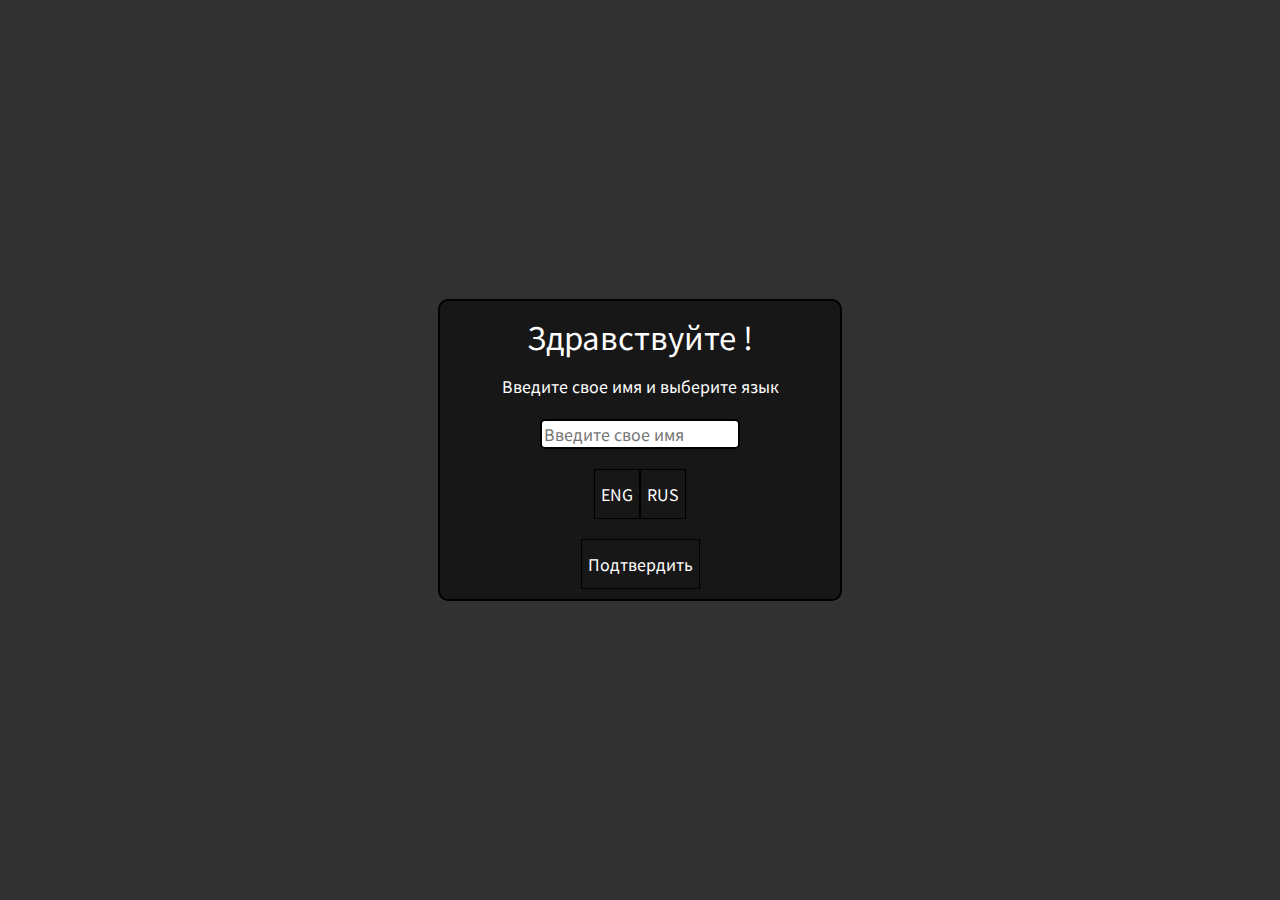
<file: index.html>
<!DOCTYPE html><html lang=en><head><meta charset=utf-8><meta http-equiv=X-UA-Compatible content="IE=edge"><meta name=viewport content="width=device-width,initial-scale=1"><link rel=icon href=/favicon.ico><title>newport</title><link href=/css/app.09ba6a69.css rel=preload as=style><link href=/js/app.d5440e74.js rel=preload as=script><link href=/js/chunk-vendors.3e1ea68f.js rel=preload as=script><link href=/css/app.09ba6a69.css rel=stylesheet></head><body><noscript><strong>We're sorry but newport doesn't work properly without JavaScript enabled. Please enable it to continue.</strong></noscript><div id=app></div><script src=/js/chunk-vendors.3e1ea68f.js></script><script src=/js/app.d5440e74.js></script></body></html>
</file>
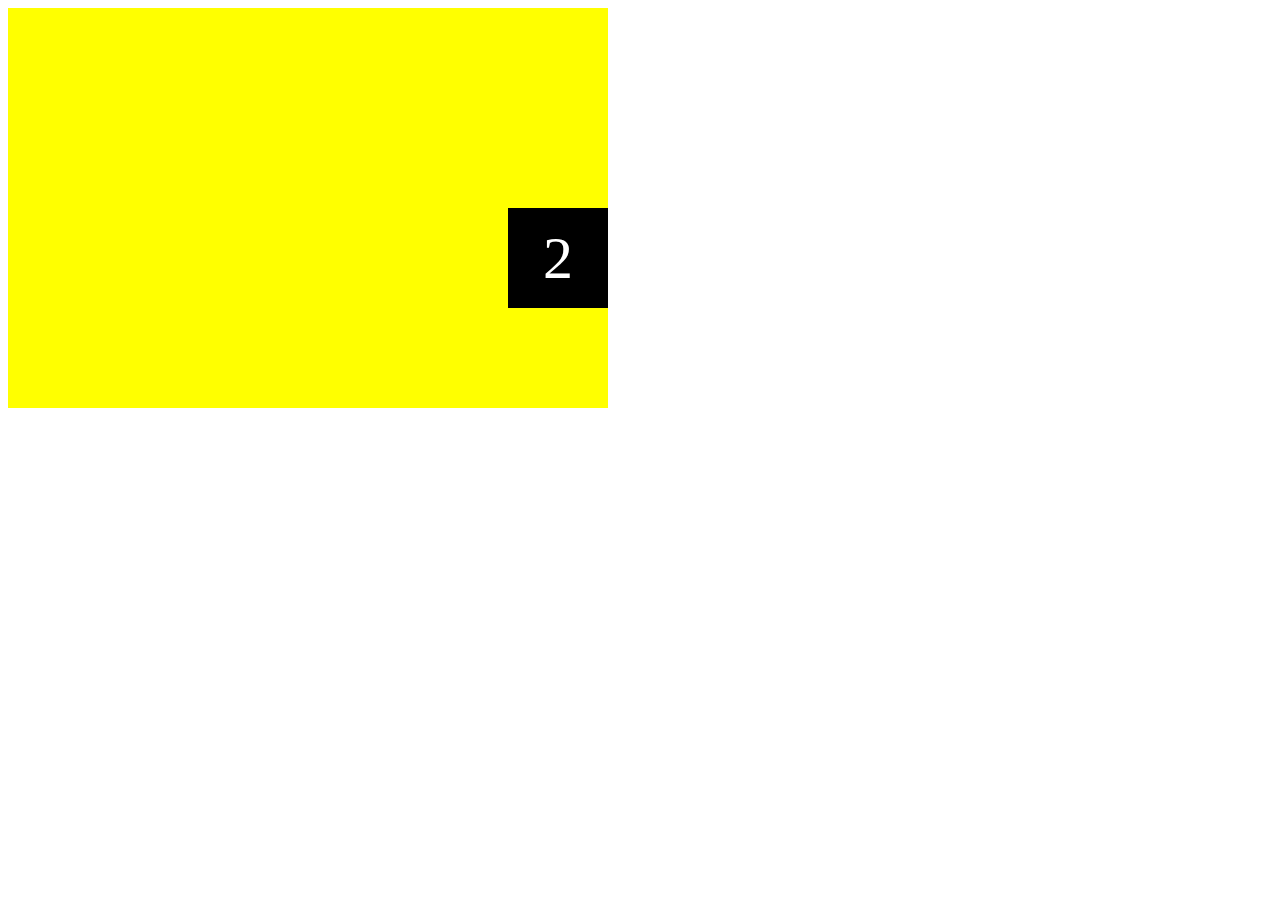
<file: Some_projects/2048Project/index.html>
<!DOCTYPE html>
<html>
 <head>
   <title>!DOCTYPE</title>
   <meta charset="utf-8">
   <link rel="stylesheet" href="./style.css">
 </head>
 <body>
  
 </body>
 <script src="./index.js"></script> 
</html>
</file>
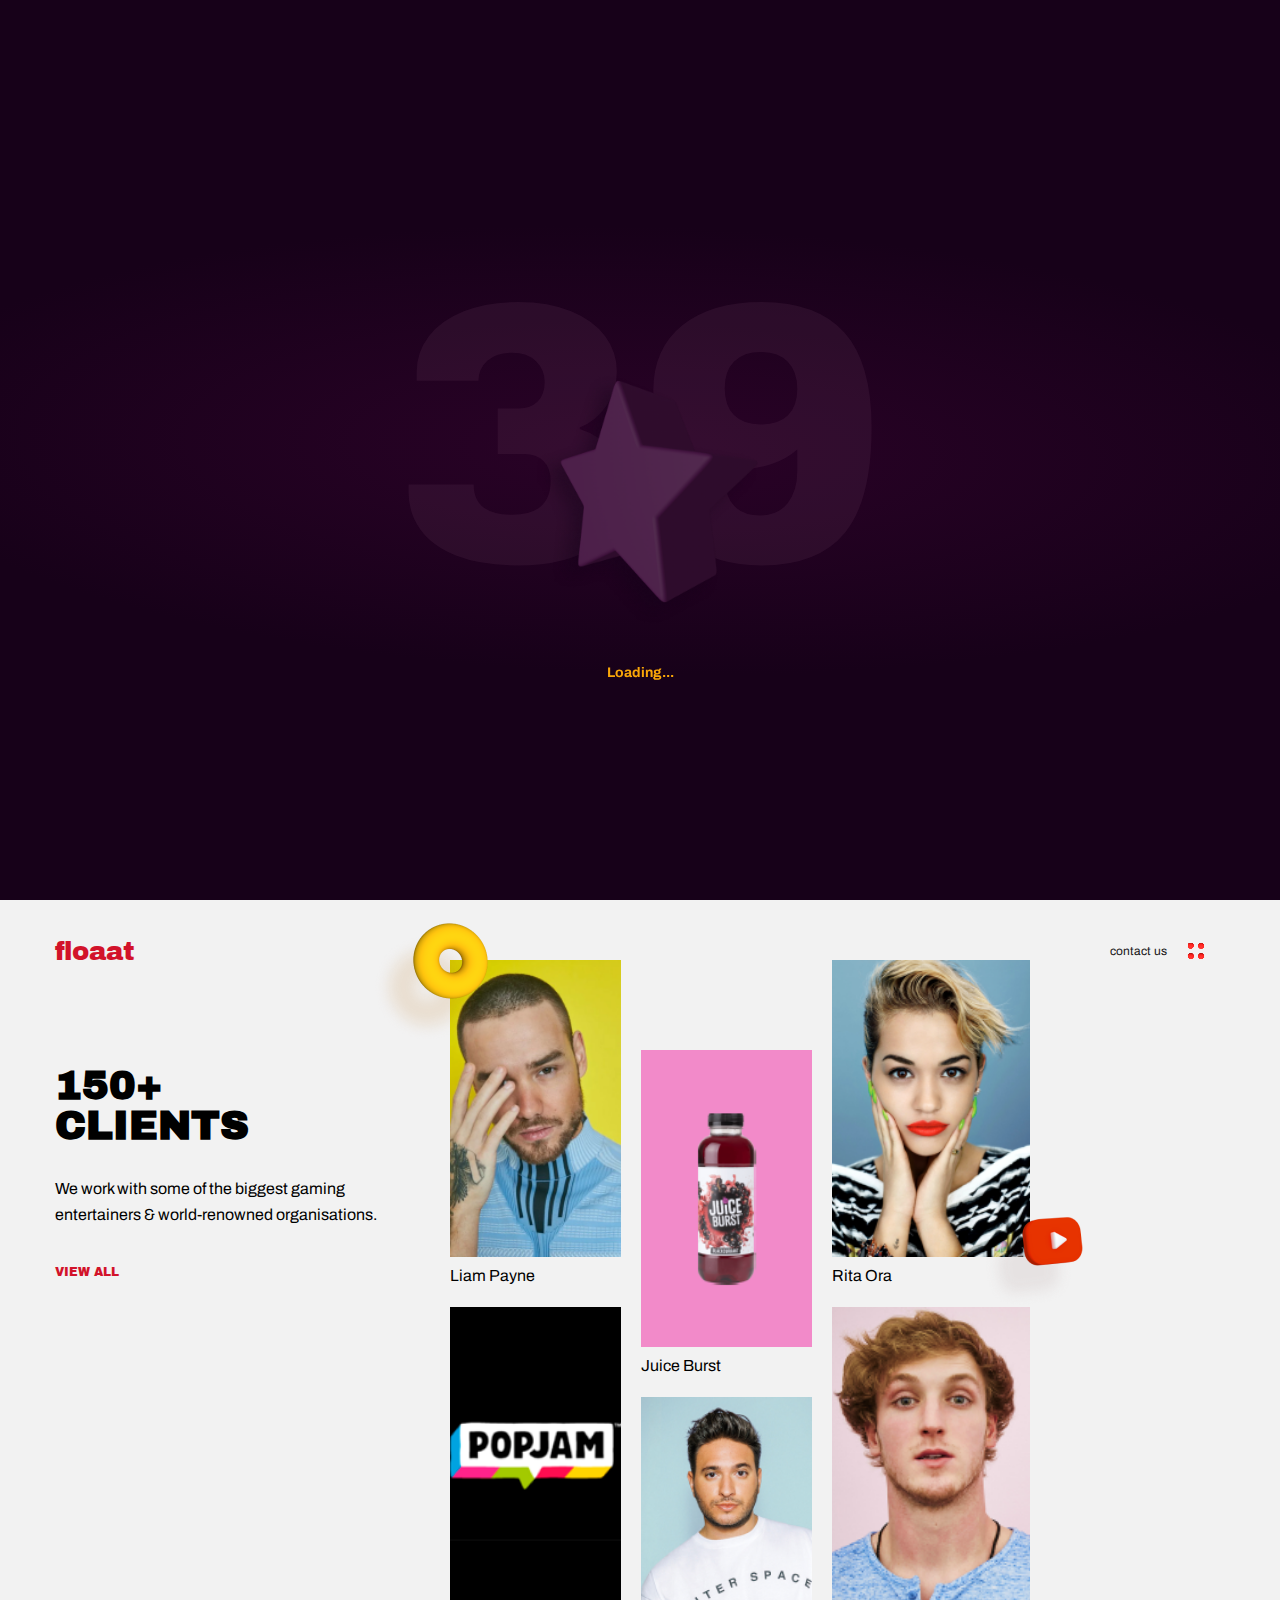
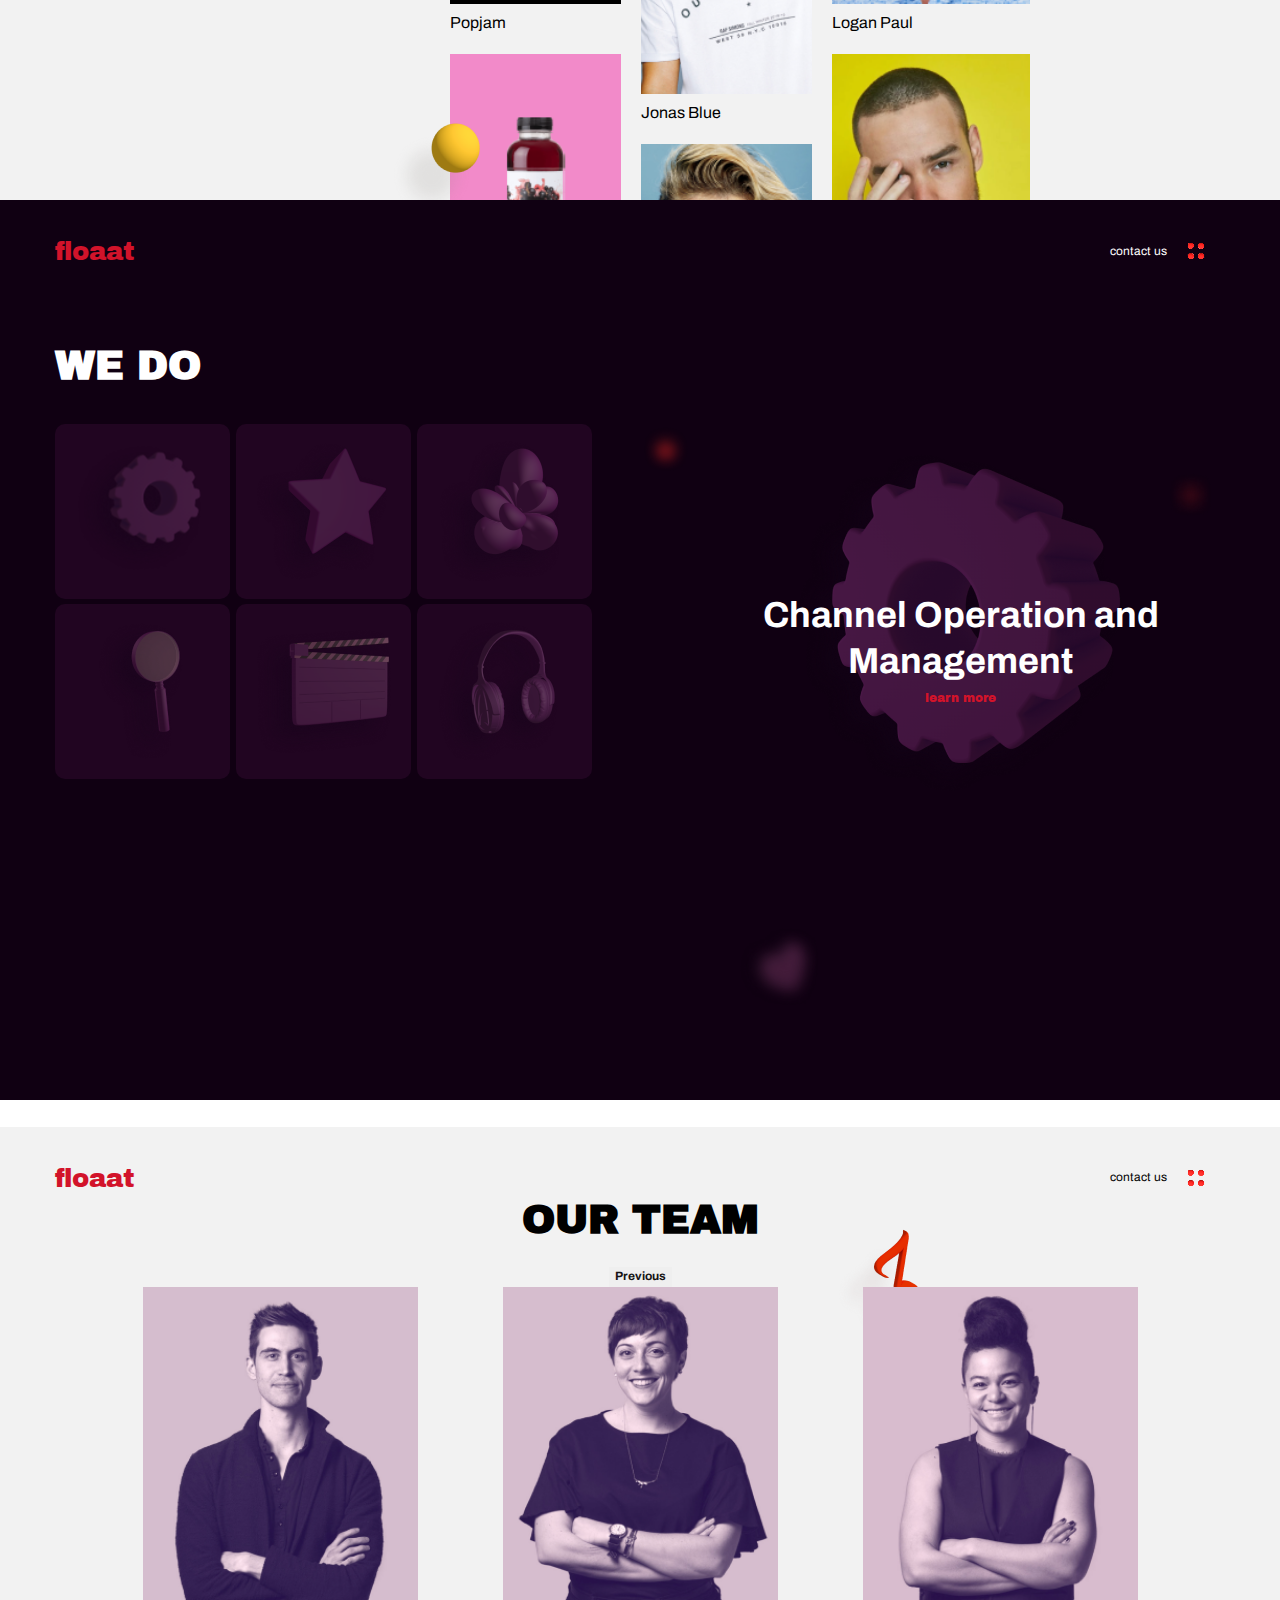
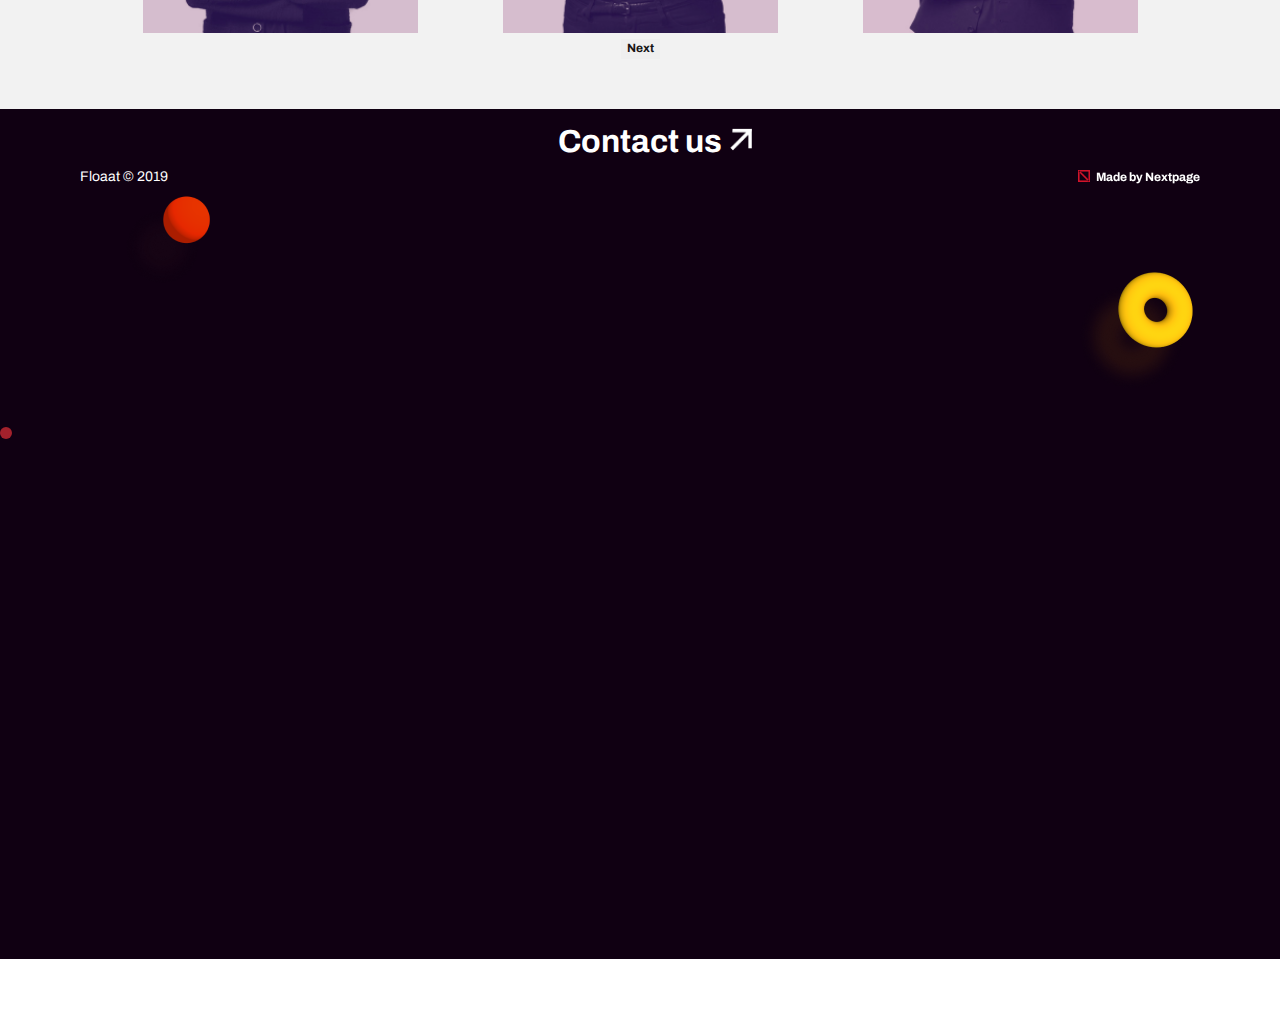
<file: Some_projects/Aimation/index.html>
<!DOCTYPE html>
<html lang="en">

<head>
    <meta charset="UTF-8">
    <meta name="viewport" content="width=device-width, initial-scale=1.0">
    <title>Animation project</title>
    <link rel="stylesheet" href="./css/style.min.css">
</head>

<body>

    <!-- section 1 -->

    <header class="header">
        <section class="section section__header">
            <article class="contactUs__wrapper">
                <a class="contactUs__wrapper-floaat" data-attr="hover" href="#">floaat</a>
                <div class="wrapper_contact">
                    <a class="contactUs__wrapper-contact archivo1312" data-attr="hover" href="#">contact us</a>
                    <a class="contactUs__wrapper-open" data-attr="hover" href="#"></a>
                </div>
            </article>
            <div class="header_wrapper">
                <p class="header__wrapper-practice archivo1312">PRACTICE BY SZE</p>
                <div class="header__wrapper-imgs">
                    <img class="header__wrapper-creative" src="images/header_creative.png">
                    <img class="header__wrapper-foryou" src="images/header_lettering.png">
                </div>
                <p class="header__wrapper-textAboveCounter archivo1514">our content has reached</p>
                <p class="header__wrapper-counter">1 000 000 021</p>
                <p class="header__wrapper-textUnderCounter archivo1514">VIEWERS</p>

                <img class="header_heart-img animated absolute" src="images/header_heart.png" alt="heart">
                <img class="header_note-img animated absolute" src="images/header_note.png" alt="note">
                <img class="header_torus-img animated absolute" src="images/header_torus.png" alt="torus">
                <img class="header_torus2-img animated absolute" src="images/header_torus2.png" alt="torus2">
                <img class="header_youtube-img animated absolute" src="images/header_youtube.png" alt="youtube">
                <img class="preloader_camera-img animated absolute" src="images/preloader_camera.png" alt="camera">
                <img class="preloader_headphone-img animated absolute" src="images/preloader_headphone.png" alt="headphone">
                <img class="header_claqueta-img animated absolute" src="images/header_claqueta.png" alt="claqueta">
                <img class="header_point-img animated absolute" src="images/header_point.png" alt="point">
                <img class="header_point2-img animated absolute" src="images/header_point2.png" alt="point2">
            </div>
        </section>
    </header>

    <!-- section 2 -->

    <section class="section section__clients">
        <article class="contactUs__wrapper">
            <a class="contactUs__wrapper-floaat" data-attr="hover" href="#">floaat</a>
            <div class="wrapper_contact">
                <a class="contactUs__wrapper-contact archivo1312" data-attr="hover" href="#">contact us</a>
                <a class="contactUs__wrapper-open" data-attr="hover" href="#"></a>
            </div>
        </article>
        <div class= "clients__wrapper">
            <div class="clinets__wrapper-textblock">
                <h2 class="clinets__wrapper-title">150+<br>
                    CLIENTS
                </h2>
                <p class="clinets__wrapper-text1">We work with some of the biggest gaming entertainers & world-renowned organisations.</p>
                <p class="clinets__wrapper-text2"><a href="#">VIEW ALL</a></p>
            </div>
            <div class="clients__inner">
                <div class="absolute__block">
                    <img class="clients__youtube absolute" src="images/clients__youtube.png" alt="clients__youtube">
                    <img class="clients__donut absolute" src="images/clients__donut.png" alt="clients__donut">
                    <img class="clients__ball absolute" src="images/clients__ball.png" alt="clients__ball">
                </div>
                <div class="clients__inner-column">
                    <div class="client">
                        <img class="client-img" src="images/clients__liam-payne.png" alt="">
                        <p class="client-text">Liam Payne</p>
                    </div>
                    <div class="client">
                        <img class="client-img" src="images/clients__popjam1.png" alt="">
                        <p class="client-text">Popjam</p>
                    </div>
                    <div class="client third-client">
                        <img class="client-img" src="images/clients__juice-burst1.png" alt="">
                        <p class="client-text">Juice Burst</p>
                    </div>
                </div>
                
                <div class="clients__inner-column mt200">
                    <div class="client">
                        <img class="client-img" src="images/clients__juice-burst1.png" alt="">
                        <p class="client-text">Juice Burst</p>
                    </div>
                    <div class="client">
                        <img class="client-img" src="images/clients__jonas-blue.png" alt="">
                        <p class="client-text">Jonas Blue</p>
                    </div>
                    <div class="client six-client">
                        <img class="client-img" src="images/clients__rita-ora.png" alt="">
                        <p class="client-text">Rita Ora</p>
                    </div>
                </div>
                
                <div class="clients__inner-column">
                    <div class="client">
                        <img class="client-img" src="images/clients__rita-ora.png" alt="">
                        <p class="client-text">Rita Ora</p>
                    </div>
                    <div class="client">
                        <img class="client-img" src="images/clients__logan-paul.png" alt="">
                        <p class="client-text">Logan Paul</p>
                    </div>
                    <div class="client">
                        <img class="client-img" src="images/clients__liam-payne.png" alt="">
                        <p class="client-text">Liam Payne</p>
                    </div>
                </div>

            </div>
        </div>
    </section>

    <!-- section 3 -->

    <section class="section section__wedo">
        <article class="contactUs__wrapper">
            <a class="contactUs__wrapper-floaat" data-attr="hover" href="#">floaat</a>
            <div class="wrapper_contact">
                <a class="contactUs__wrapper-contact archivo1312" data-attr="hover" href="#">contact us</a>
                <a class="contactUs__wrapper-open" data-attr="hover" href="#"></a>
            </div>
        </article>
        <div class= "wedo__wrapper">
            <h2 class="wedo_wrapper-wedotext">WE DO</h2>
            <div class="wedo__inner">
                <div class="wedo__buttons-list">
                    <button class="wedo__button --gear_small" data-wedo-text="Channel Operation and Management" data-wedo-image="wedo__gear-big.png" data-attr="hover"></button>
                    <button class="wedo__button --star-small" data-wedo-text="Creative Services for Infuencers"  data-wedo-image="wedo__star_big.png" data-attr="hover"></button>
                    <button class="wedo__button --graphik_small" data-wedo-text="Graphic Design & Photography" data-wedo-image="wedo__graphik_big.png" data-attr="hover"></button>
                    <button class="wedo__button --lupa_small" data-wedo-text="Lyric Videos & Animation" data-wedo-image="wedo__lupa_big.png" data-attr="hover"></button>
                    <button class="wedo__button --hlopushka_small" data-wedo-text="Business Development" data-wedo-image="wedo_hlopushka_big.png" data-attr="hover"></button>
                    <button class="wedo__button --headphone_small" data-wedo-text="Brand Campaigns" data-wedo-image="wedo_headphone_big.png" data-attr="hover"></button>
                </div>
                <div class="wedo__inner-main">
                    <h2 class="wedo__inner-title">Channel Operation and Management</h2>
                    <a class="wedo__inner-text" href="#">learn more</a>
                    <div class="wedo__animate-elem">
                        <div class="wedo__inner-elem elem-heart"></div>
                        <div class="wedo__inner-elem elem-elem1"></div>
                        <div class="wedo__inner-elem elem-elem2"></div>
                    </div>
                </div>
            </div>
        </div>
    </section>
    
    <!-- section 4 -->

    <section class="section section__ourTeam">
        <article class="contactUs__wrapper">
            <a class="contactUs__wrapper-floaat" data-attr="hover" href="#">floaat</a>
            <div class="wrapper_contact">
                <a class="contactUs__wrapper-contact archivo1312" data-attr="hover" href="#">contact us</a>
                <a class="contactUs__wrapper-open" data-attr="hover" href="#"></a>
            </div>
        </article>
        <div class="absolute__block">
            <img class="ourTeam__note absolute" src="images/ourTeam__note.png" alt="ourTeam__note">
            <img class="ourTeam__donut absolute" src="images/ourTeam__donut.png" alt="ourTeam__donut">
            <img class="ourTeam__ball absolute" src="images/ourTeam__ball.png" alt="ourTeam__ball">
        </div>
        <div class= "ourTeam__wrapper">
            <h1 class="ourTeam__wrapper-title">OUR TEAM</h1>
            <div class="lazy slider">
                <div class="slider-item">
                    <img class="slider__element" data-attr="hover" src="images/team__member1.png" alt="team__member1">
                </div>
                <div class="slider-item">
                    <img class="slider__element" data-attr="hover" src="images/team__member2.png" alt="team__member2">
                </div>
                <div class="slider-item">
                    <img class="slider__element" data-attr="hover" src="images/team__member3.png" alt="team__member3">
                </div>
                <div class="slider-item">
                    <img class="slider__element" data-attr="hover" src="images/team__member4.png" alt="team__member4">
                </div>
            </div>
            <footer class="footer">
                <div class="footer__wrapper" data-attr="hover-footer">
                    <h3 class="footer__wrapper-contact" data-attr="hover-footer"><a data-attr="hover-footer" href="#">Contact us</a></h3>
                    <div class="footer__wrapper-down" >
                        <p class="footer__down-year" >Floaat © 2019</p>
                        <a class="footer__down-madeby" href="#" >Made by Nextpage</a>
                    </div>
                </div>
            </footer>
        </div>
    </section>
    <div class="cursor absolute"></div>

    <!-- section preloader -->

    <div class="preloader">
        <div class="preloader__wrapper">
            <p class="preloader-number">25</p>
            <div class="preloader-image"></div>
        </div>
        <p class="preloader-percent archivo1514">Loading...</p>
    </div>
    


    <script src="https://code.jquery.com/jquery-3.5.1.min.js"></script>
    <script src="js/libs.min.js"></script>
    <script src="js/index.js"></script>
</body>

</html>
</file>
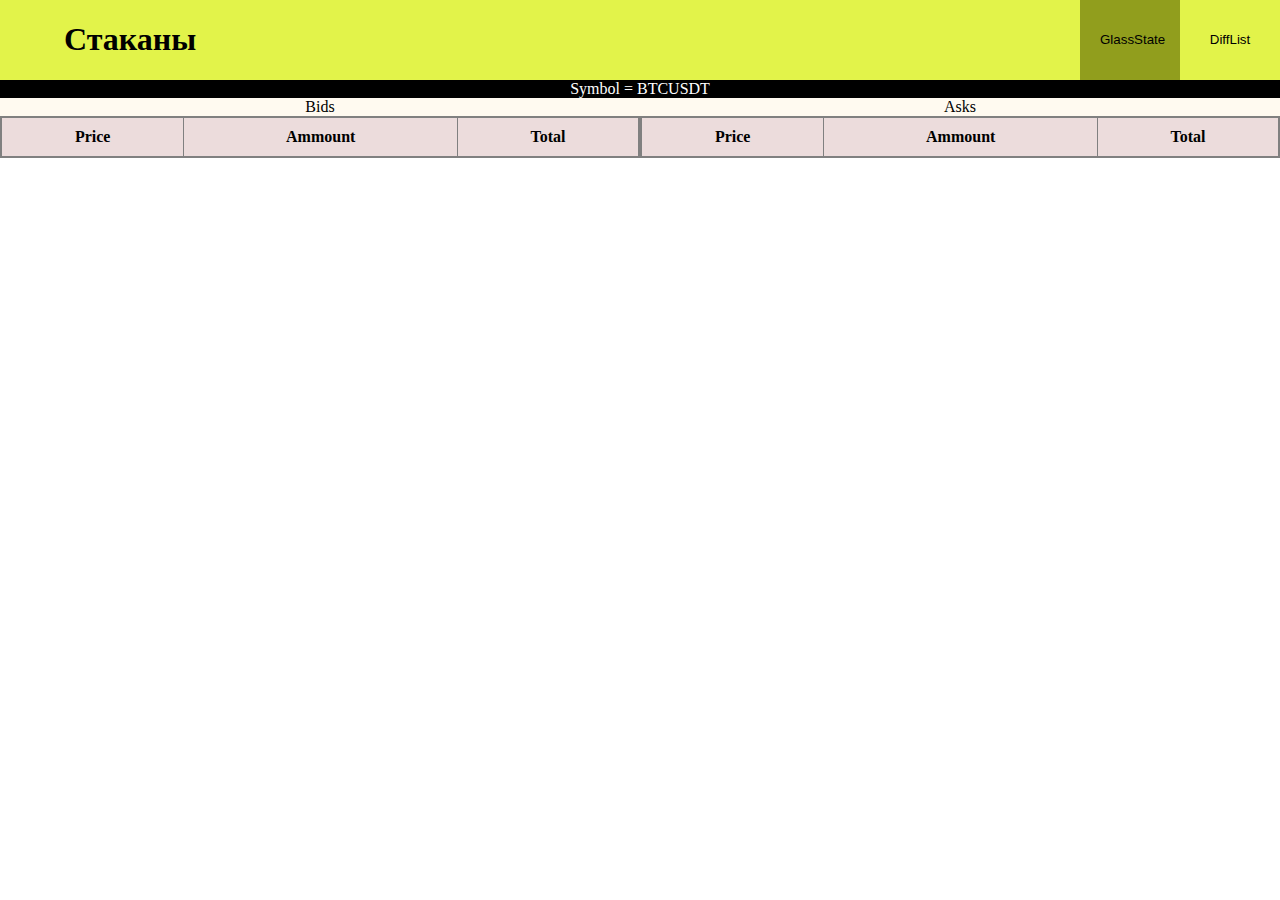
<file: Some_projects/binanceProject/index.html>
<!DOCTYPE html><html lang=en><head><meta charset=utf-8><meta http-equiv=X-UA-Compatible content="IE=edge"><meta name=viewport content="width=device-width,initial-scale=1"><link rel=icon href=favicon.ico><title>binanceProject</title><link href=css/chunk-3f89288a.c2314869.css rel=prefetch><link href=css/chunk-be9e2eb0.e9a8d56b.css rel=prefetch><link href=js/chunk-3f89288a.595a0e04.js rel=prefetch><link href=js/chunk-be9e2eb0.ef8d906c.js rel=prefetch><link href=css/app.940f6bbb.css rel=preload as=style><link href=js/app.641f17d0.js rel=preload as=script><link href=js/chunk-vendors.39e0e34d.js rel=preload as=script><link href=css/app.940f6bbb.css rel=stylesheet></head><body><noscript><strong>We're sorry but binanceProject doesn't work properly without JavaScript enabled. Please enable it to continue.</strong></noscript><div id=app></div><script src=js/chunk-vendors.39e0e34d.js></script><script src=js/app.641f17d0.js></script></body></html>
</file>
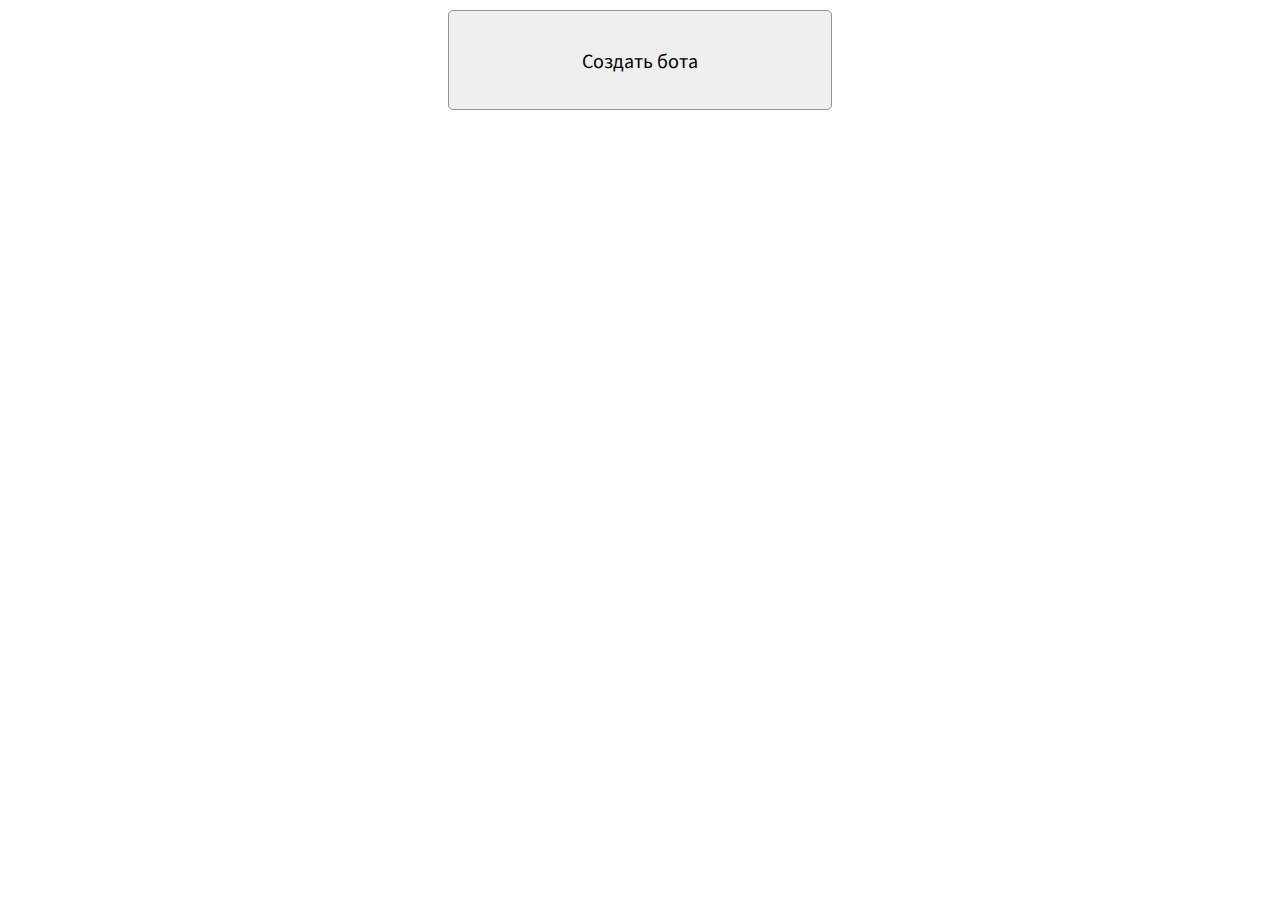
<file: Some_projects/BotsProject/index.html>
<!DOCTYPE html><html lang=en><head><meta charset=utf-8><meta http-equiv=X-UA-Compatible content="IE=edge"><meta name=viewport content="width=device-width,initial-scale=1"><link rel=icon href=favicon.ico><title>TgBotsProject</title><link href=css/app.baf070c5.css rel=preload as=style><link href=js/app.28e90a95.js rel=preload as=script><link href=js/chunk-vendors.63ed1c58.js rel=preload as=script><link href=css/app.baf070c5.css rel=stylesheet></head><body><noscript><strong>We're sorry but Portfolio doesn't work properly without JavaScript enabled. Please enable it to continue.</strong></noscript><div id=app></div><script src=js/chunk-vendors.63ed1c58.js></script><script src=js/app.28e90a95.js></script></body></html>
</file>
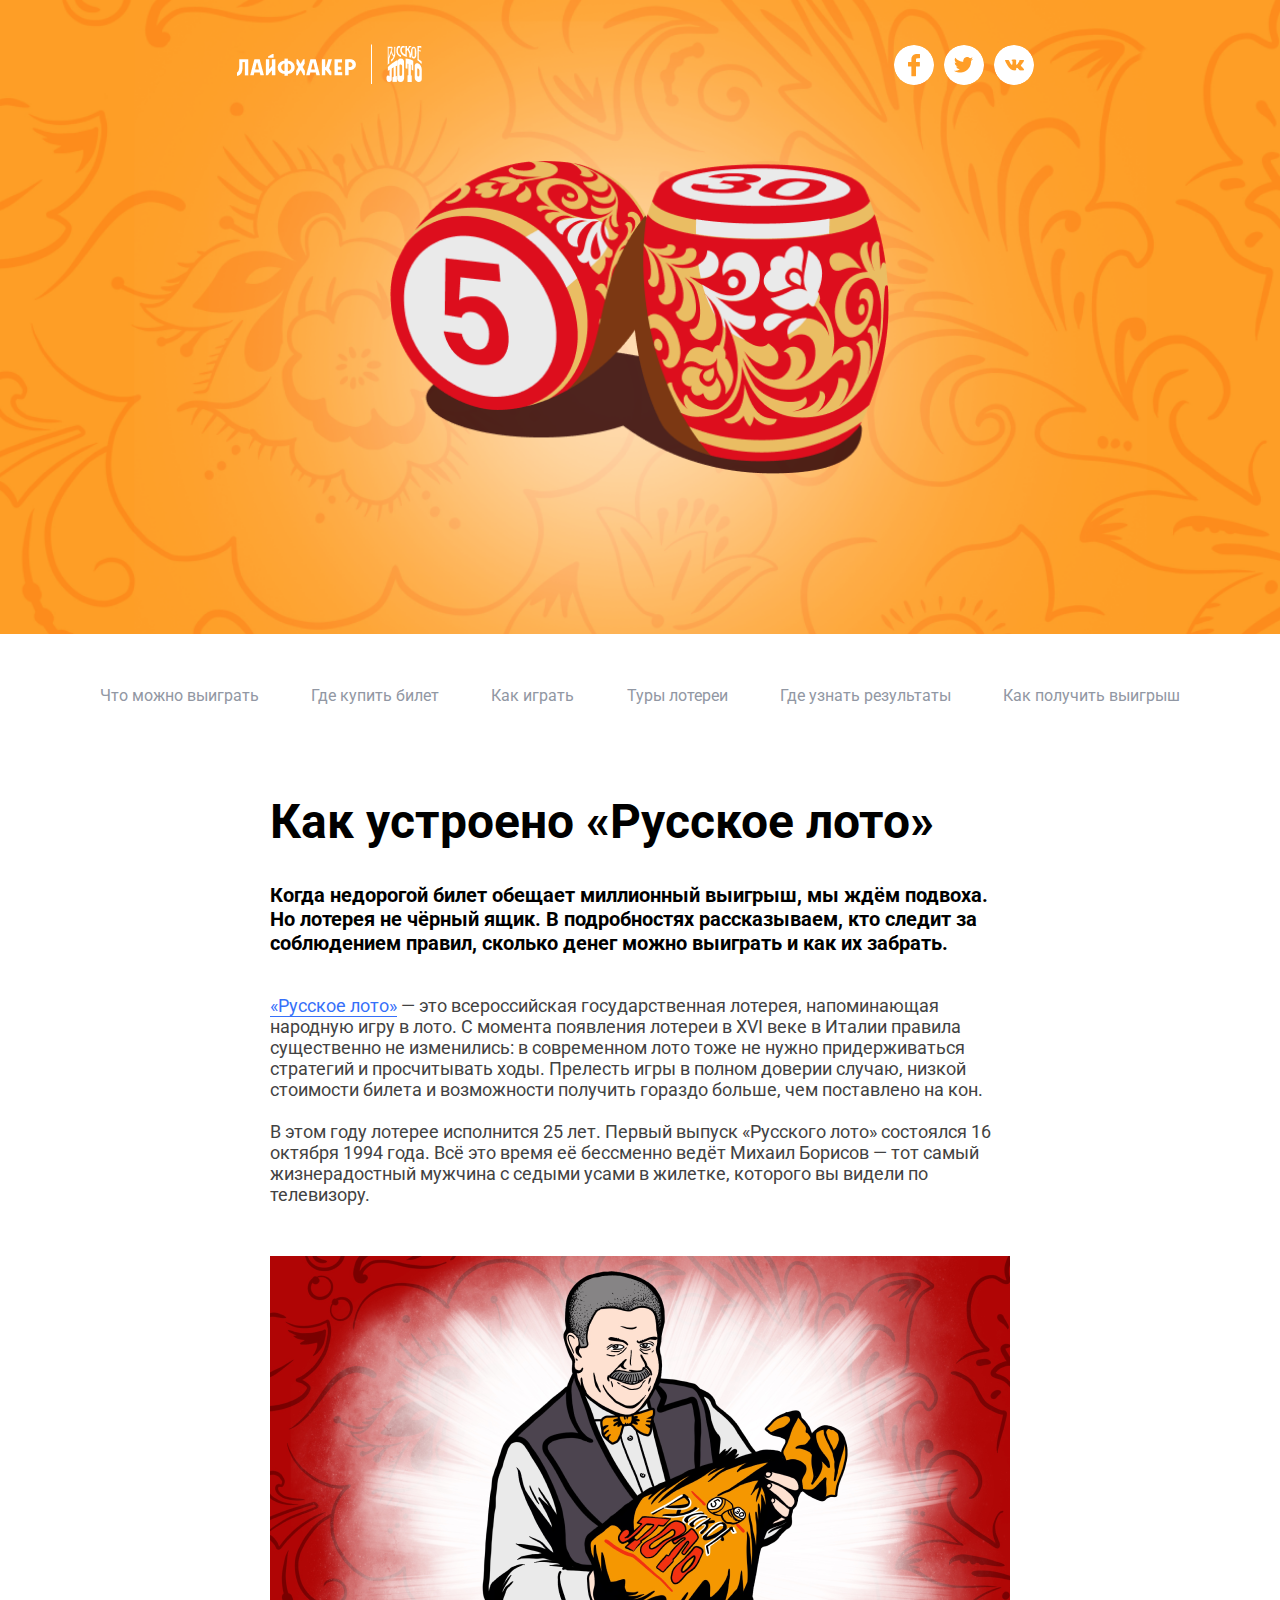
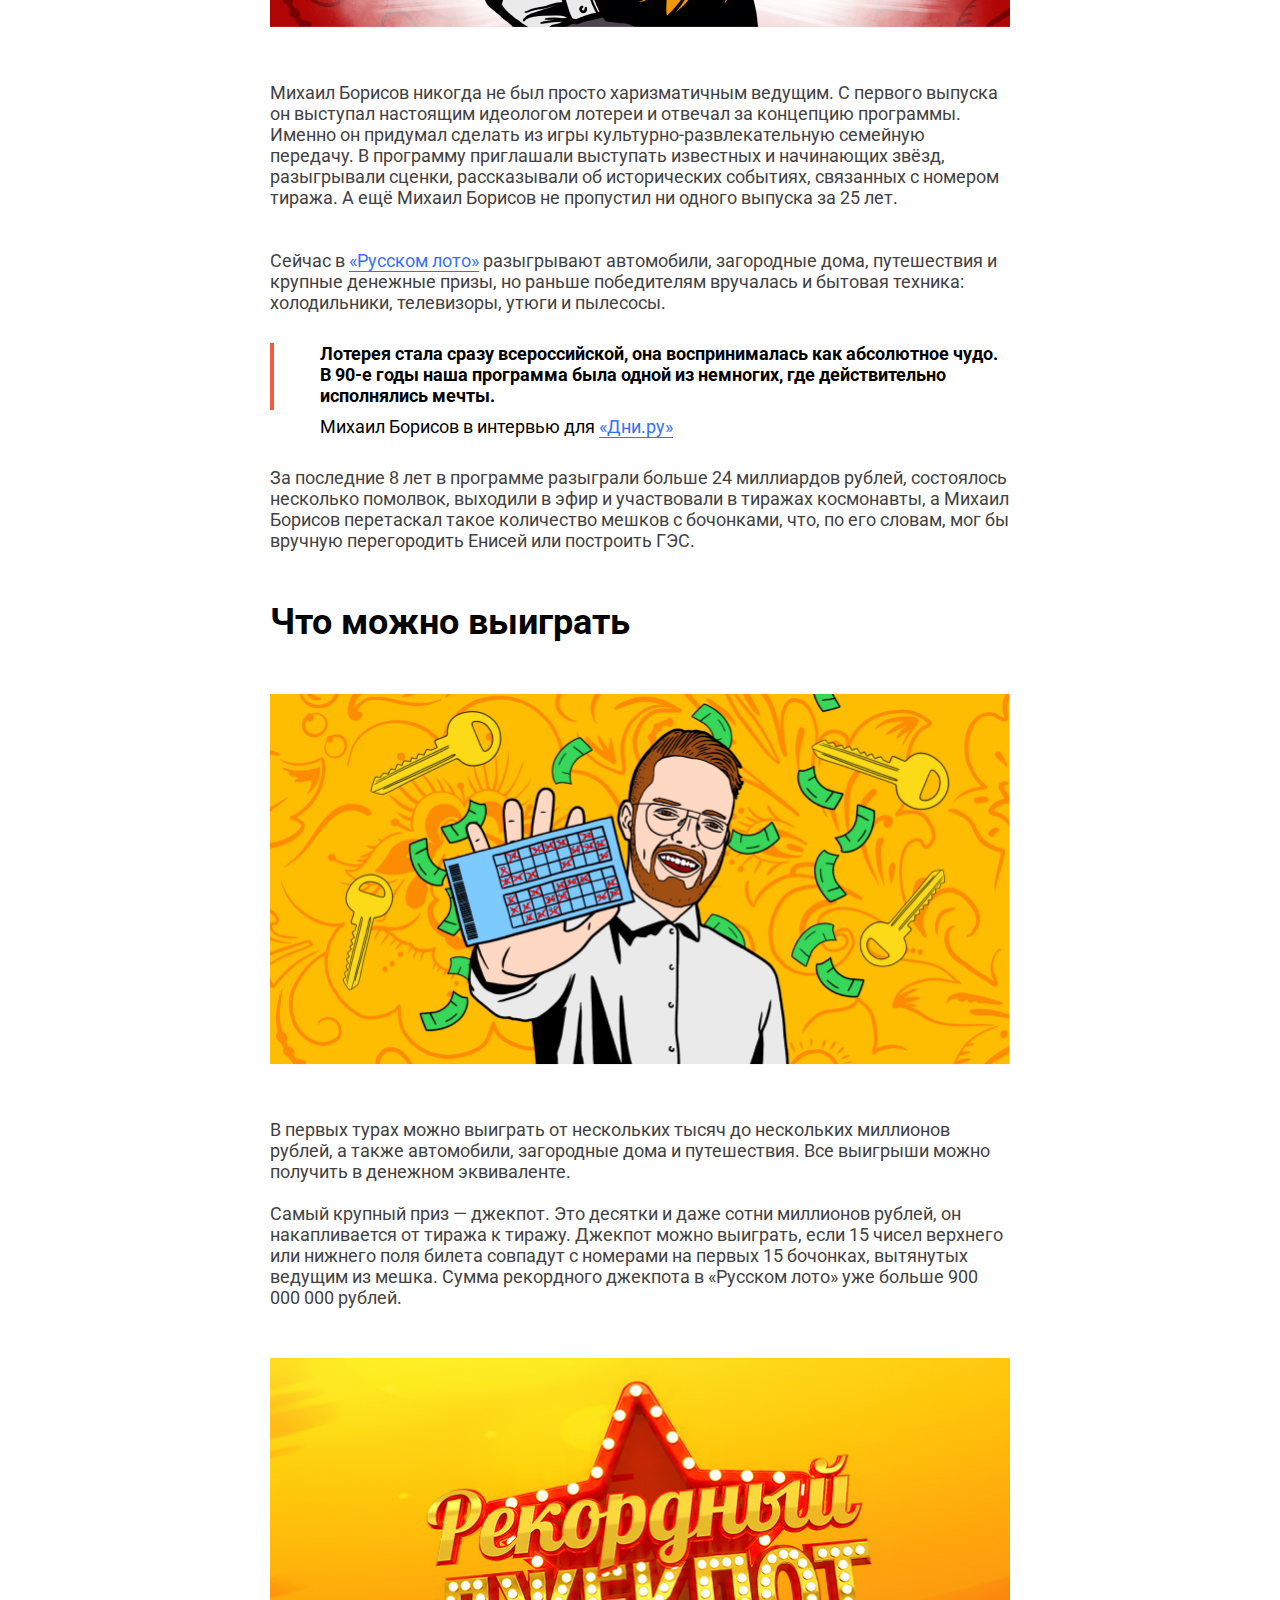
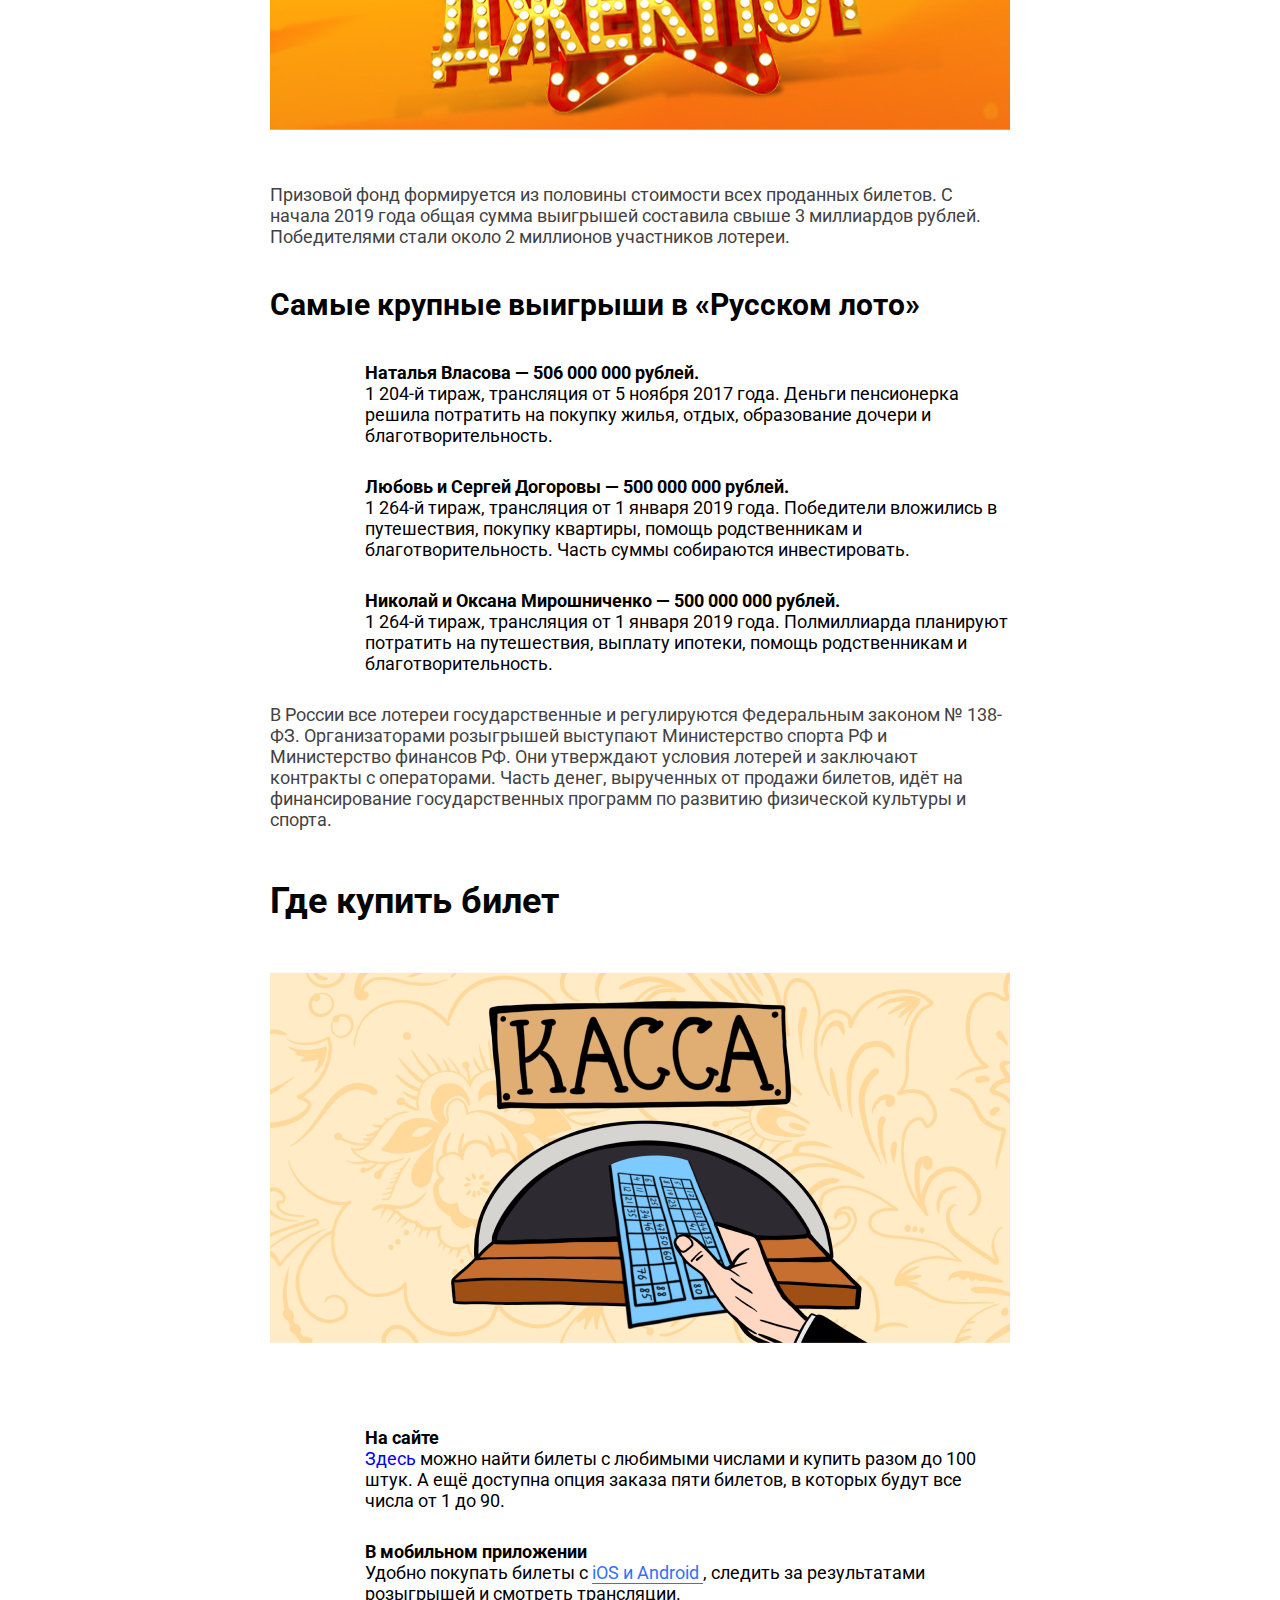
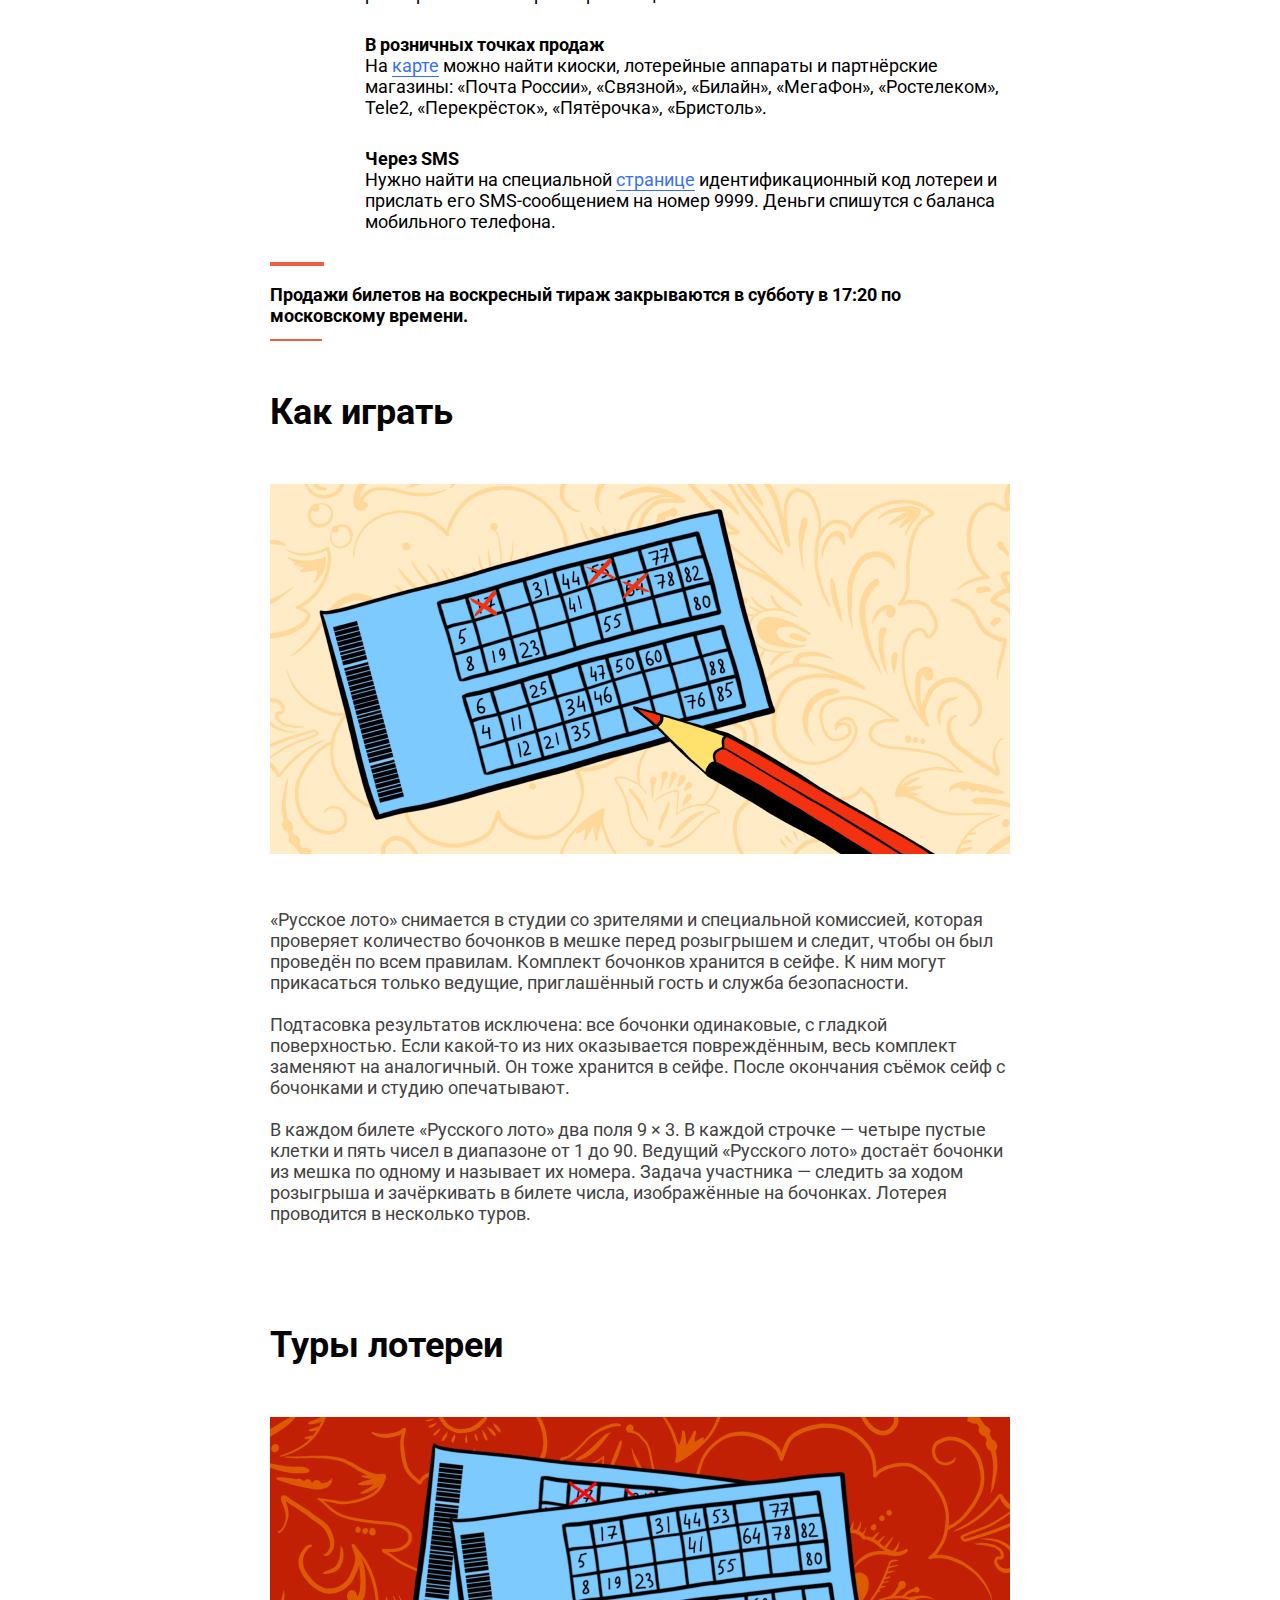
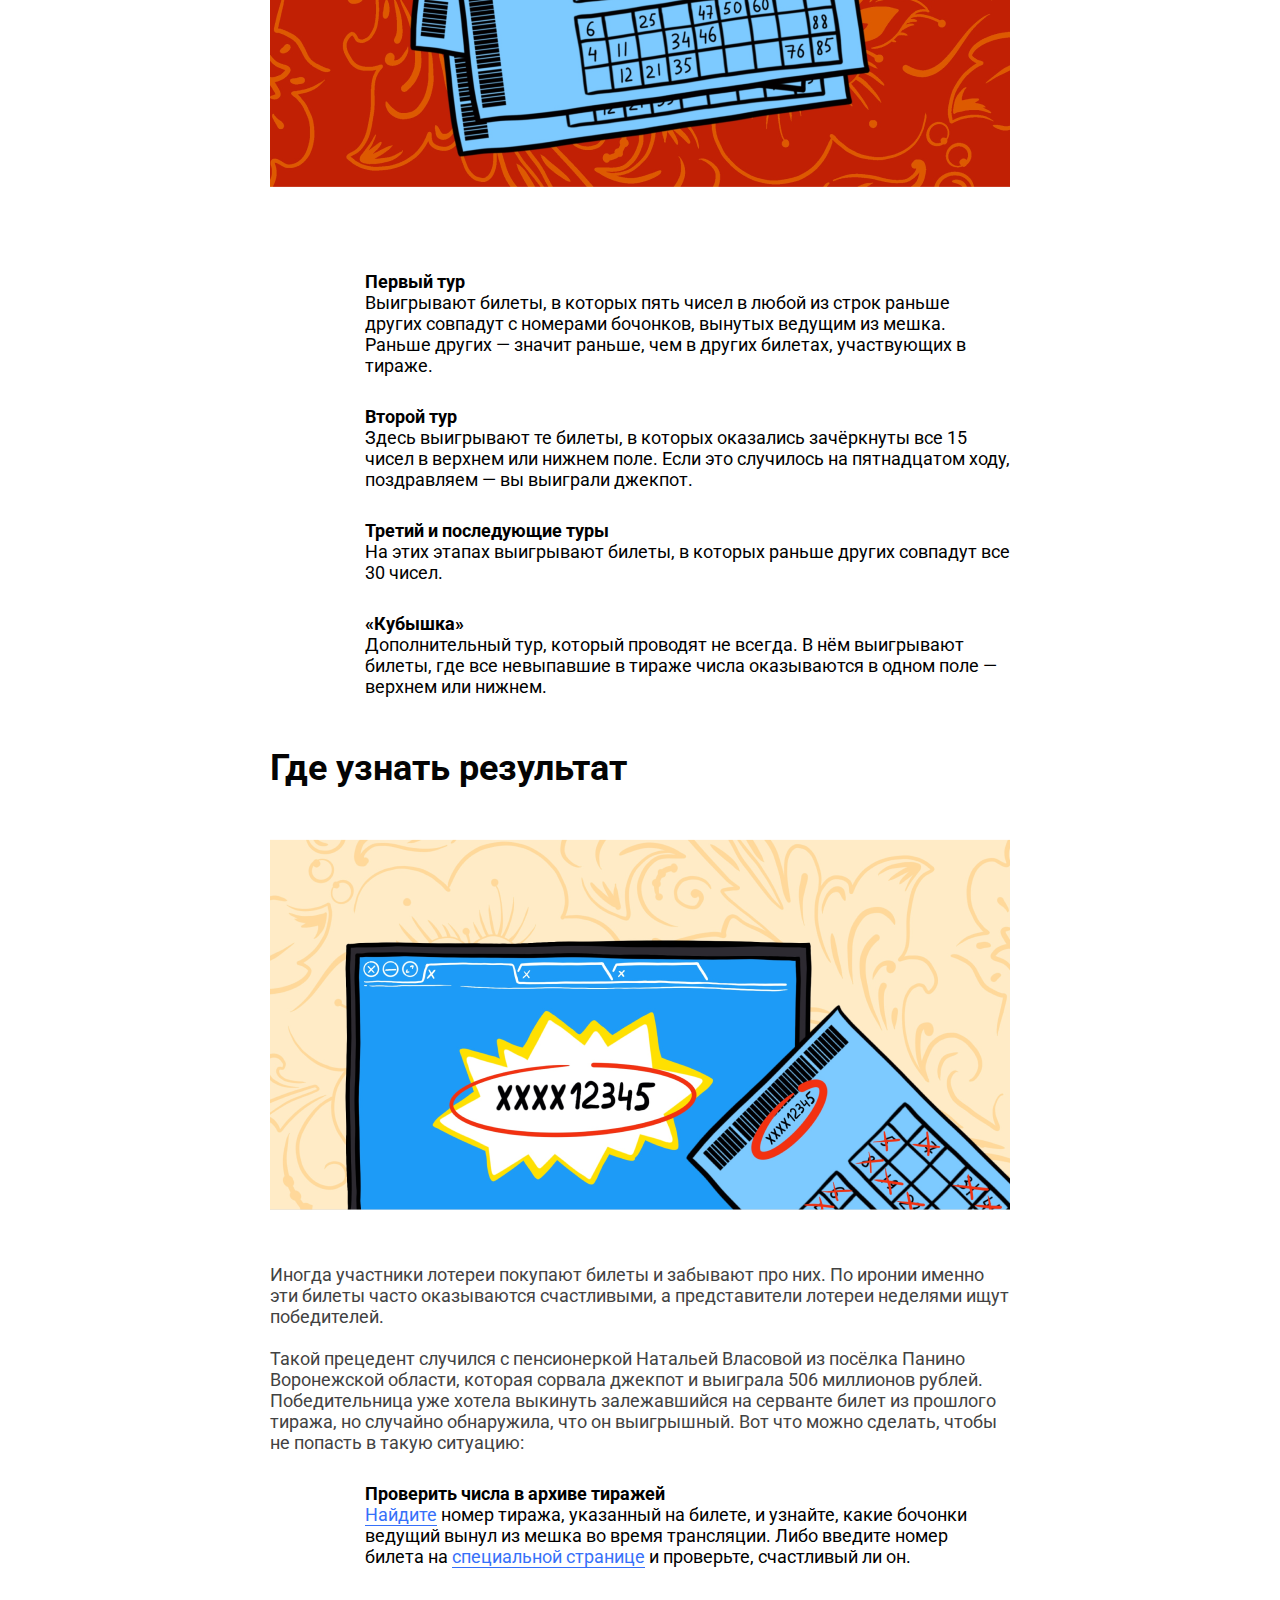
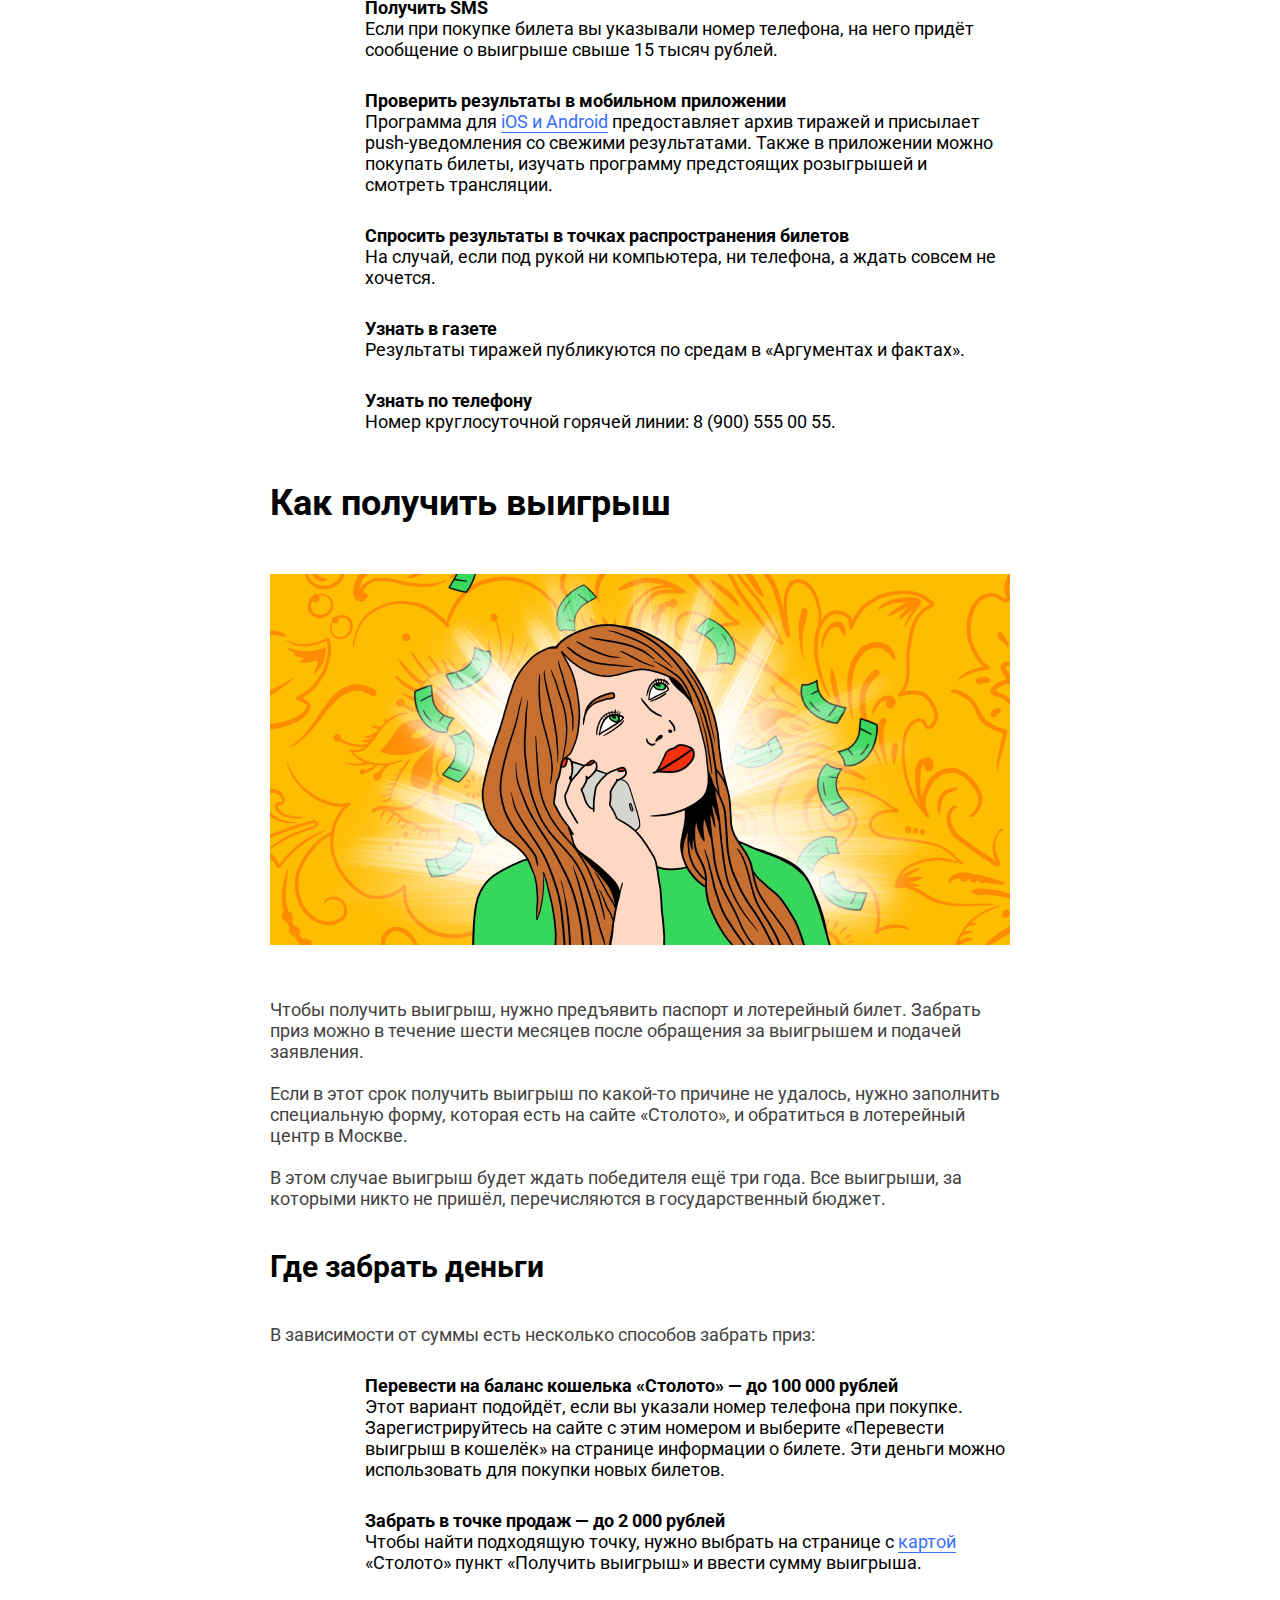
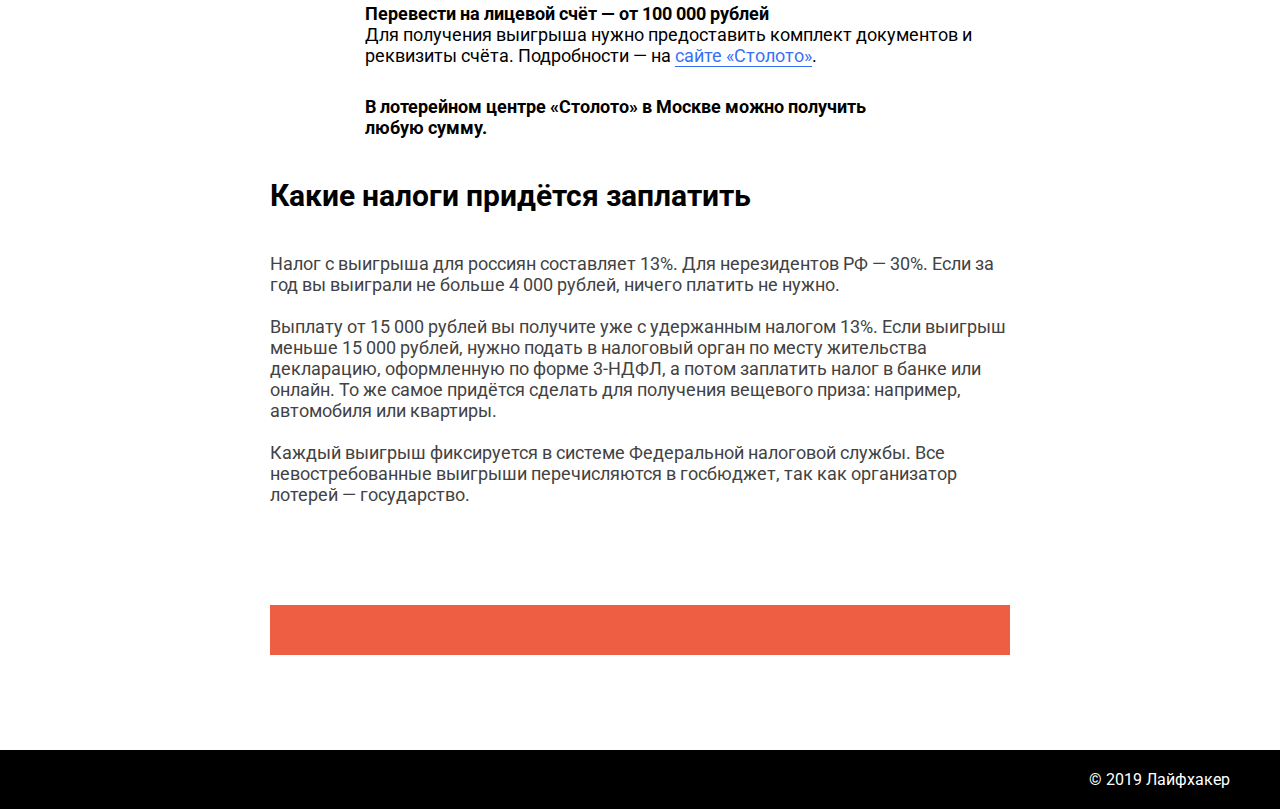
<file: Some_projects/LandingProject/index.html>
<!DOCTYPE html><html lang=en><head><meta charset=utf-8><meta http-equiv=X-UA-Compatible content="IE=edge"><meta name=viewport content="width=device-width,initial-scale=1"><link rel=icon href=favicon.ico><title>landingproject</title><link href=css/app.98b3c152.css rel=preload as=style><link href=js/app.be1b3334.js rel=preload as=script><link href=js/chunk-vendors.9dd9b65c.js rel=preload as=script><link href=css/app.98b3c152.css rel=stylesheet></head><body><noscript><strong>We're sorry but landingproject doesn't work properly without JavaScript enabled. Please enable it to continue.</strong></noscript><div id=app></div><script src=js/chunk-vendors.9dd9b65c.js></script><script src=js/app.be1b3334.js></script></body></html>
</file>
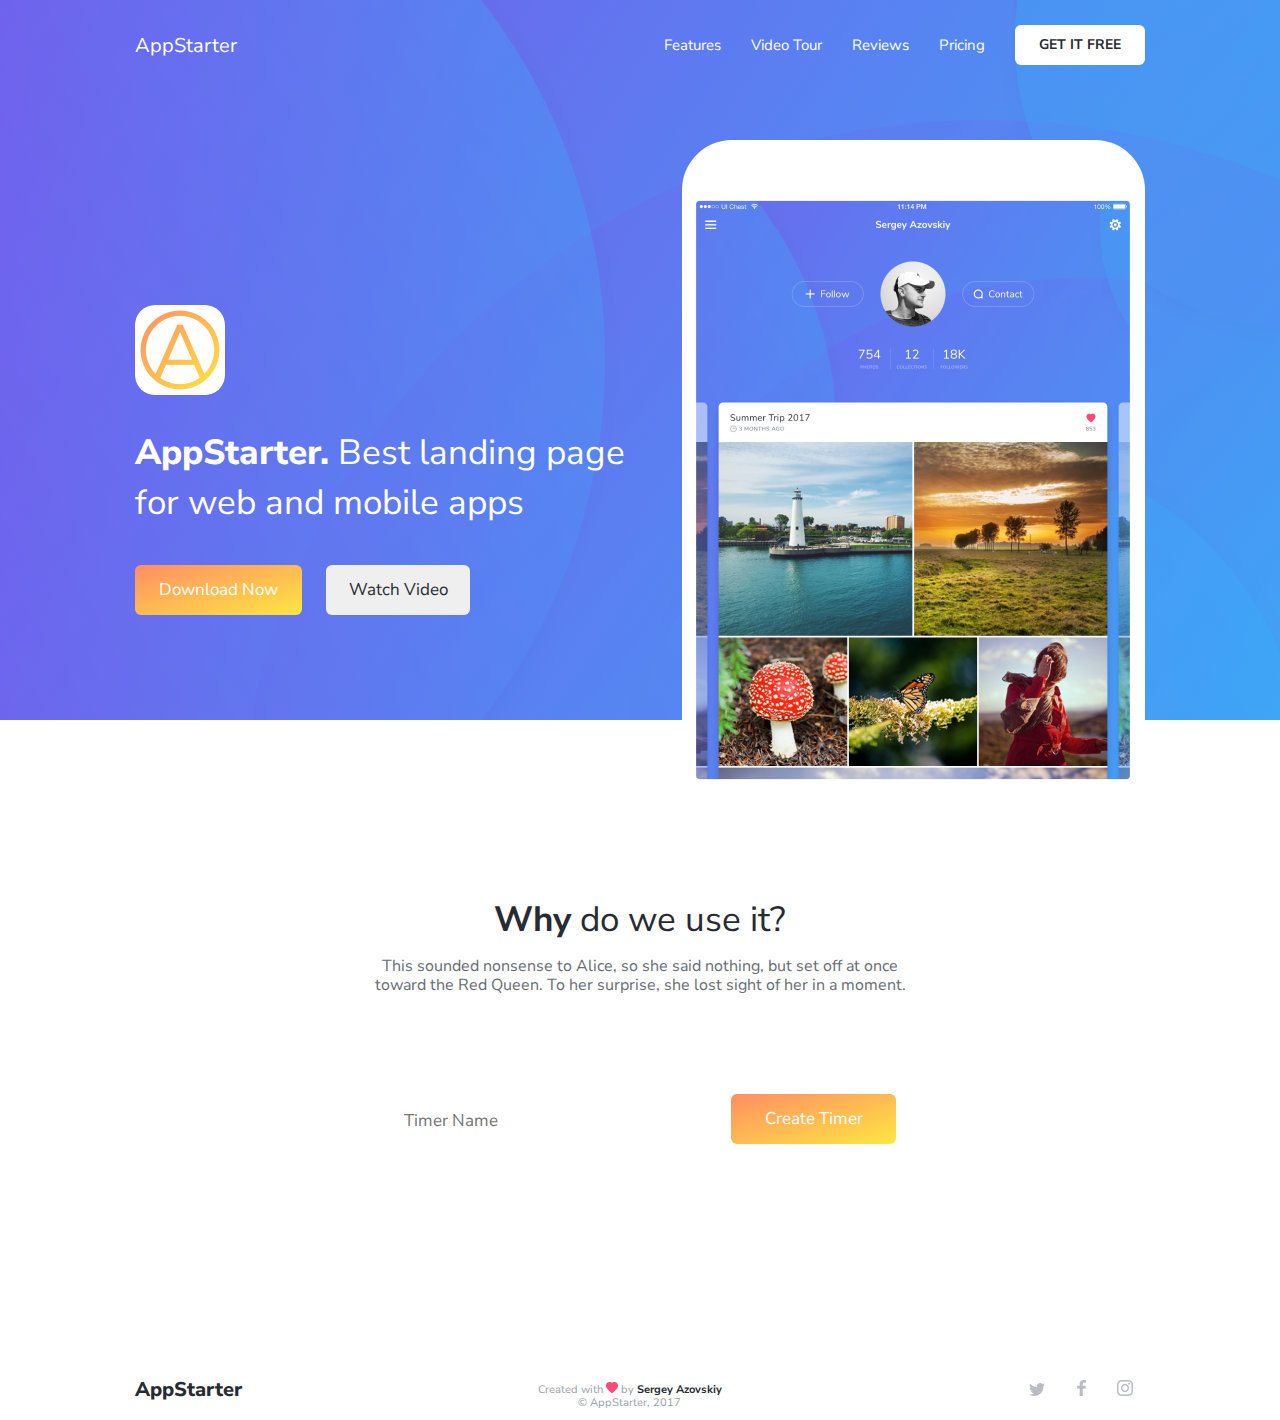
<file: Some_projects/TimersProject/index.html>
<!DOCTYPE html>
<html lang="ru">

<head>
    <meta charset="UTF-8">
    <meta name="viewport" content="width=device-width">
    <title>Document</title>
    <link rel="stylesheet" href="css/index.min.css">
    <link href="https://fonts.googleapis.com/icon?family=Material+Icons"
      rel="stylesheet">
</head>

<body>

    <div id="app"></div>
    
<script src="js/scripts.all.js"></script>
</body>

</html>
</file>
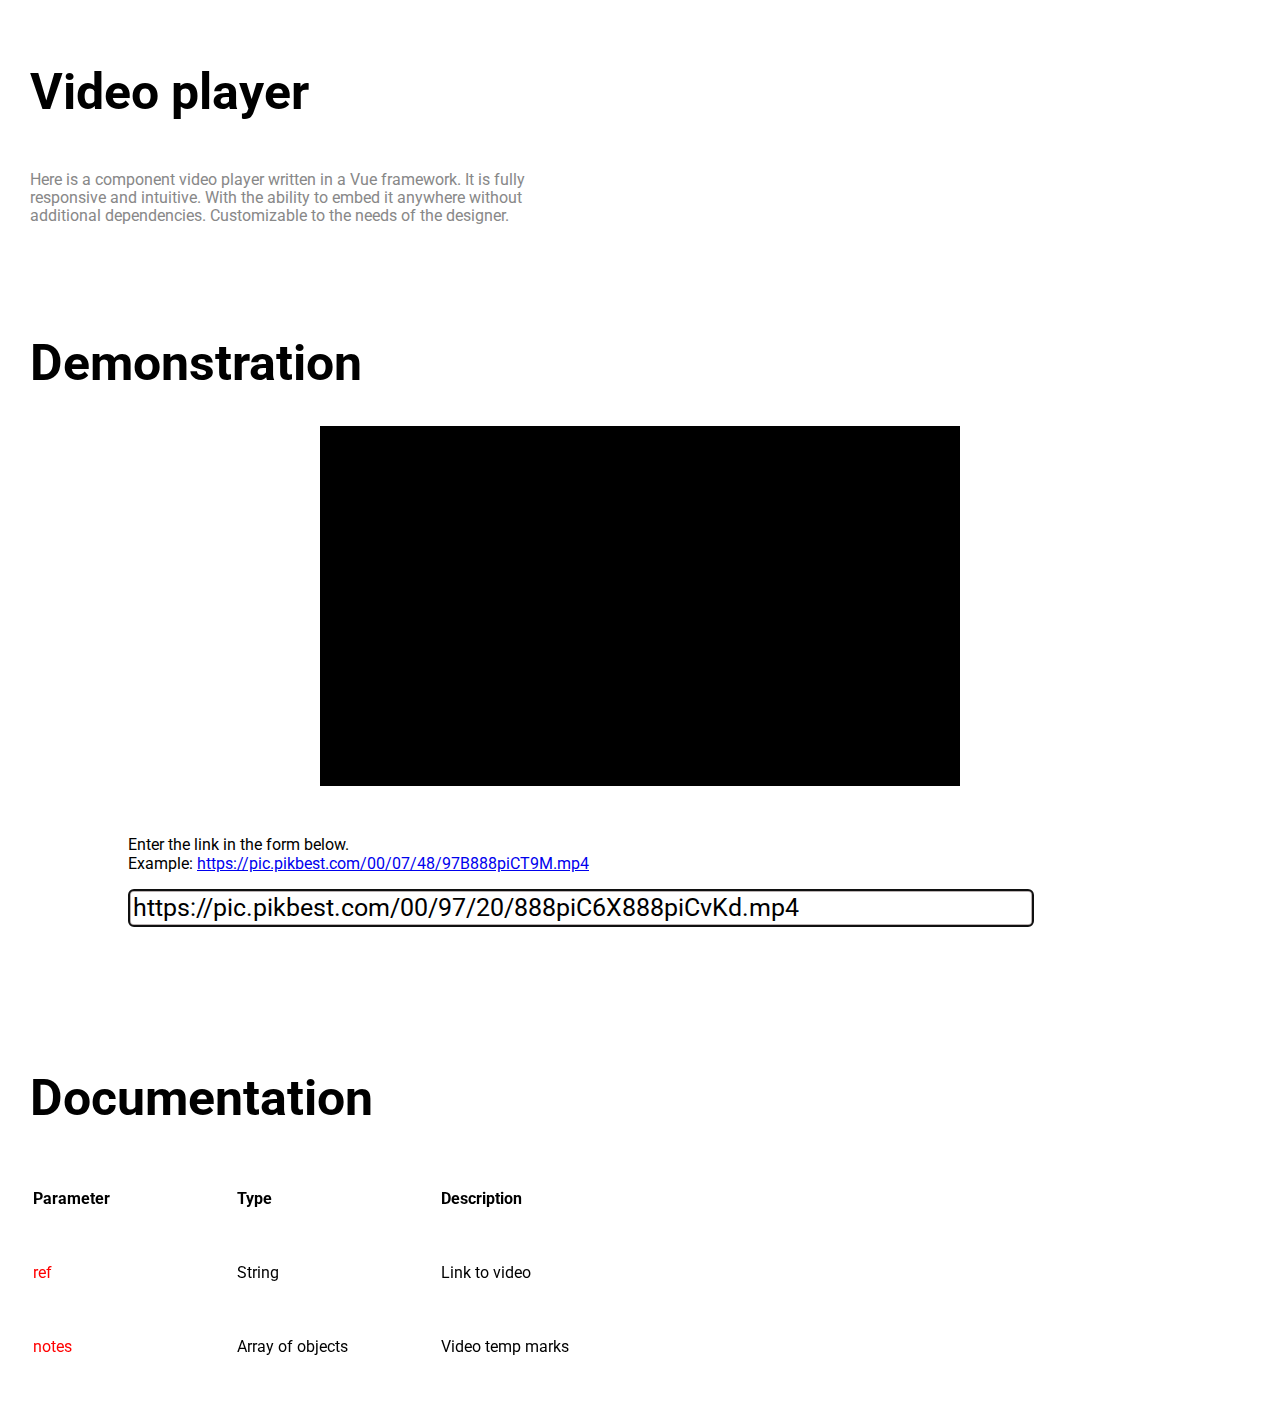
<file: Some_projects/VideoPlayer/index.html>
<!DOCTYPE html>
<html lang="ru">

<head>
    <meta charset="UTF-8">
    <meta name="viewport" content="width=device-width">
    <title>Document</title>
    <link rel="stylesheet" href="css/index.min.css">
</head>

<body>

    <div id="app"></div>
    
<script src="js/scripts.all.js"></script>
</body>

</html>
</file>
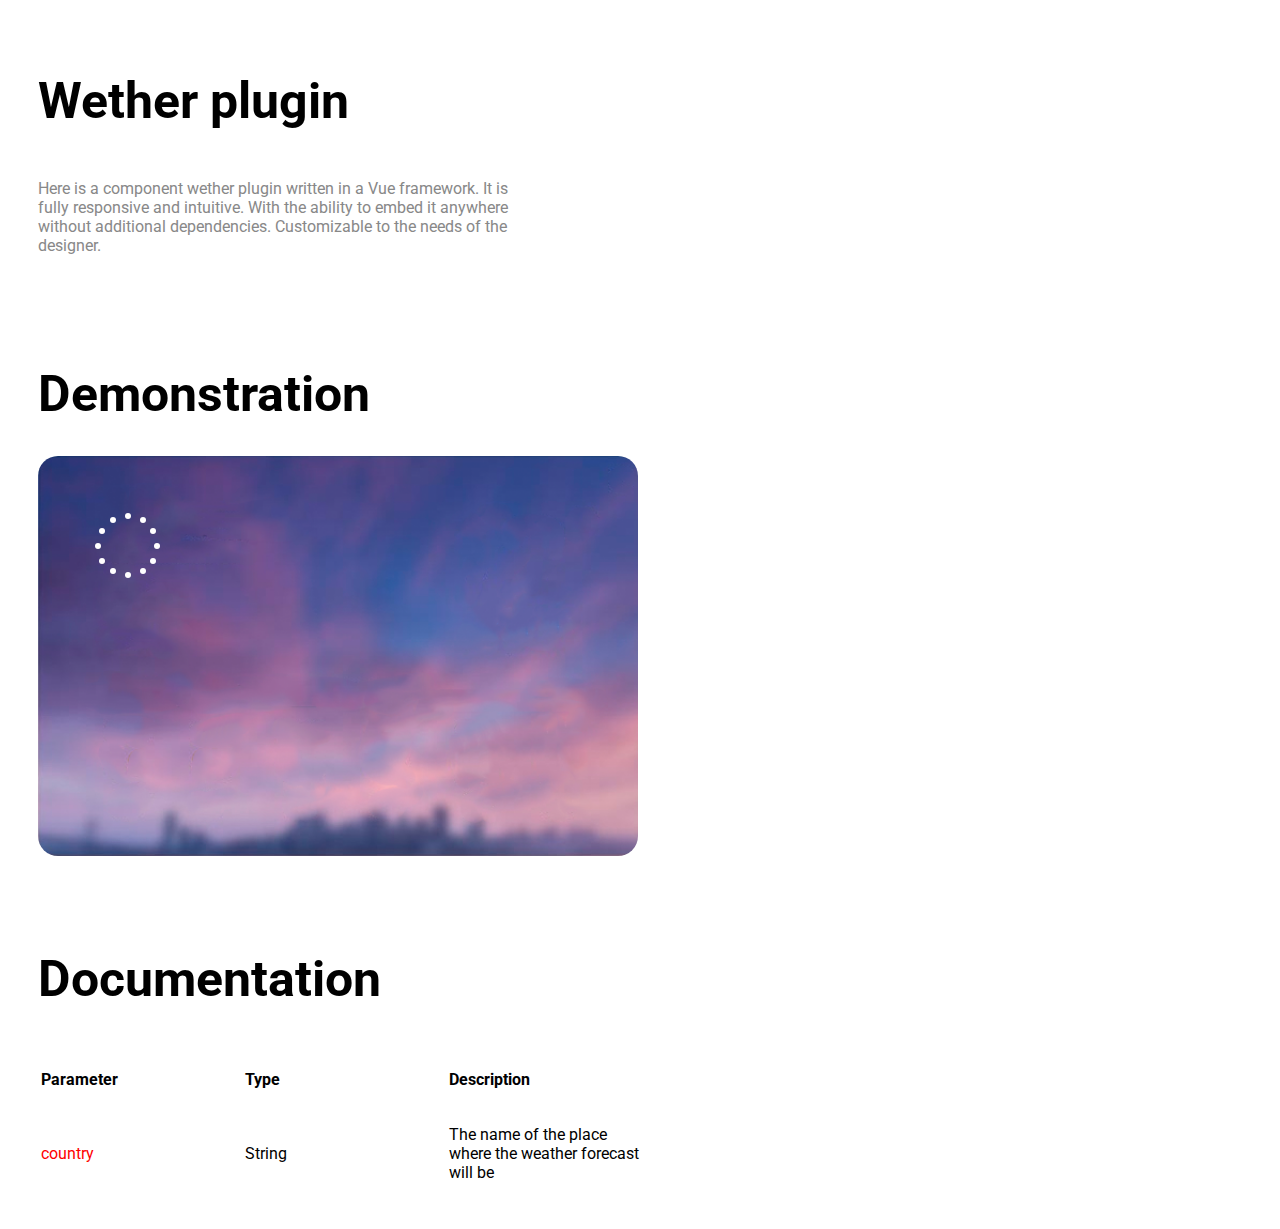
<file: Some_projects/WetherPlug/index.html>
<!DOCTYPE html><html lang=en><head><meta charset=utf-8><meta http-equiv=X-UA-Compatible content="IE=edge"><meta name=viewport content="width=device-width,initial-scale=1"><link rel=icon href=favicon.ico><title>wetherplug</title><link href=css/app.da7de7f5.css rel=preload as=style><link href=js/app.5bd74e36.js rel=preload as=script><link href=js/chunk-vendors.1679a7ff.js rel=preload as=script><link href=css/app.da7de7f5.css rel=stylesheet></head><body><noscript><strong>We're sorry but wetherplug doesn't work properly without JavaScript enabled. Please enable it to continue.</strong></noscript><div id=app></div><script src=js/chunk-vendors.1679a7ff.js></script><script src=js/app.5bd74e36.js></script></body></html>
</file>
<file: Some_projects/2048Project/style.css>
.block {
  display: flex;
  align-items: center;
  justify-content: center;
  position: absolute;
  width: 100px;
  height: 100px;
  background: black;
  color: #fff;
  font-size: 60px;
  transition: all 1s ease;
}

.board {
  position: relative;
  width: 600px;
  height: 400px;
  background: yellow;
}
</file>
<file: Some_projects/Aimation/css/style.min.css>
/*! normalize.css v8.0.1 | MIT License | github.com/necolas/normalize.css */@import url("https://fonts.googleapis.com/css2?family=Archivo&family=Archivo+Black&display=swap");html{line-height:1.15;-webkit-text-size-adjust:100%}body{margin:0}main{display:block}h1{font-size:2em;margin:0.67em 0}hr{box-sizing:content-box;height:0;overflow:visible}pre{font-family:monospace, monospace;font-size:1em}a{background-color:transparent}abbr[title]{border-bottom:none;text-decoration:underline;text-decoration:underline dotted}b,strong{font-weight:bolder}code,kbd,samp{font-family:monospace, monospace;font-size:1em}small{font-size:80%}sub,sup{font-size:75%;line-height:0;position:relative;vertical-align:baseline}sub{bottom:-0.25em}sup{top:-0.5em}img{border-style:none}button,input,optgroup,select,textarea{font-family:inherit;font-size:100%;line-height:1.15;margin:0}button,input{overflow:visible}button,select{text-transform:none}button,[type="button"],[type="reset"],[type="submit"]{-webkit-appearance:button}button::-moz-focus-inner,[type="button"]::-moz-focus-inner,[type="reset"]::-moz-focus-inner,[type="submit"]::-moz-focus-inner{border-style:none;padding:0}button:-moz-focusring,[type="button"]:-moz-focusring,[type="reset"]:-moz-focusring,[type="submit"]:-moz-focusring{outline:1px dotted ButtonText}fieldset{padding:0.35em 0.75em 0.625em}legend{box-sizing:border-box;color:inherit;display:table;max-width:100%;padding:0;white-space:normal}progress{vertical-align:baseline}textarea{overflow:auto}[type="checkbox"],[type="radio"]{box-sizing:border-box;padding:0}[type="number"]::-webkit-inner-spin-button,[type="number"]::-webkit-outer-spin-button{height:auto}[type="search"]{-webkit-appearance:textfield;outline-offset:-2px}[type="search"]::-webkit-search-decoration{-webkit-appearance:none}::-webkit-file-upload-button{-webkit-appearance:button;font:inherit}details{display:block}summary{display:list-item}template{display:none}[hidden]{display:none}.slick-slider{position:relative;display:block;box-sizing:border-box;-webkit-touch-callout:none;-webkit-user-select:none;-khtml-user-select:none;-moz-user-select:none;-ms-user-select:none;user-select:none;-ms-touch-action:pan-y;touch-action:pan-y;-webkit-tap-highlight-color:transparent}.slick-list{position:relative;overflow:hidden;display:block;margin:0;padding:0}.slick-list:focus{outline:none}.slick-list.dragging{cursor:pointer;cursor:hand}.slick-slider .slick-track,.slick-slider .slick-list{-webkit-transform:translate3d(0, 0, 0);-moz-transform:translate3d(0, 0, 0);-ms-transform:translate3d(0, 0, 0);-o-transform:translate3d(0, 0, 0);transform:translate3d(0, 0, 0)}.slick-track{position:relative;left:0;top:0;display:block;margin-left:auto;margin-right:auto}.slick-track:before,.slick-track:after{content:"";display:table}.slick-track:after{clear:both}.slick-loading .slick-track{visibility:hidden}.slick-slide{float:left;height:100%;min-height:1px;display:none}[dir="rtl"] .slick-slide{float:right}.slick-slide img{display:block}.slick-slide.slick-loading img{display:none}.slick-slide.dragging img{pointer-events:none}.slick-initialized .slick-slide{display:block}.slick-loading .slick-slide{visibility:hidden}.slick-vertical .slick-slide{display:block;height:auto;border:1px solid transparent}.slick-arrow.slick-hidden{display:none}html{box-sizing:border-box;-ms-overflow-style:none;scrollbar-width:none}a,button{cursor:none;text-decoration:none;color:#FFFFFF}p,h2,a,ul{margin:0;padding:0}*,*::after,*::before{box-sizing:inherit}body{font-family:'Archivo Black';font-weight:400;font-size:18px;line-height:24px;color:#000}body:hover{cursor:none}::-webkit-scrollbar{width:8px}::-webkit-scrollbar-track{background-color:#100012}::-webkit-scrollbar-thumb{background-color:#d2132a}.absolute{position:absolute}.cursor{width:12px;height:12px;border-radius:50%;background-color:#a3212c;transition:background-color ease 1s;transition:height, width ease 0.3s}.cursor.cursor-white{width:15px;height:15px;background-color:whitesmoke;box-shadow:0px 0px 5px 5px rgba(0,0,0,0.3)}.archivo1514{font-family:Archivo;font-size:14px;line-height:15px}.archivo1312{font-family:Archivo;font-size:12px;line-height:13px}.preloader{transition:transform ease-in 1s;transform:translateY(-200vh);position:fixed;top:0;bottom:0;right:0;left:0;background:url(../images/preloader_background.svg) fixed no-repeat center;background-size:cover;text-align:center}.preloader.active{transform:translateY(0px)}.preloader__wrapper{display:flex;align-items:flex-end;justify-content:center;height:50vh}.preloader__wrapper .preloader-number{margin:0 0 0px 0;font-size:370px;color:rgba(100,60,90,0.2)}.preloader__wrapper .preloader-image{width:300px;height:300px;position:absolute;top:50vh;margin-top:-100px;background-image:url(../images/preloader_headphone.png);background-repeat:no-repeat;background-size:contain}.preloader-percent{display:inline-block;font-weight:bold;color:#F9A608;padding-top:215px}.section{height:100vh;width:100%}.contactUs__wrapper{position:absolute;width:100%;display:flex;justify-content:space-between;padding:39px 55px;color:white}.contactUs__wrapper .contactUs__wrapper-floaat{font-size:26px;color:#D2132A}.contactUs__wrapper .wrapper_contact{display:flex;align-items:center}.contactUs__wrapper .contactUs__wrapper-open{width:18px;height:18px;background:url(../images/points.png) no-repeat;margin:0 20px}.section__header{background:#100012;background-size:cover}.section__header .header_wrapper{position:relative;width:100%;height:100%;color:white;text-align:center}.section__header .header__wrapper-imgs{position:relative;transform-origin:center}.section__header .header__wrapper-creative{max-width:870px;margin:0 auto}.section__header .header__wrapper-foryou{position:relative;margin-top:-100px;padding-bottom:90px}.section__header .header__wrapper-practice{padding:200px 0 10px 0;font-style:normal;font-weight:bold;color:#F9A608}.section__header .header__wrapper-textAboveCounter{color:#643C5A}.section__header .header__wrapper-counter{font-family:Archivo;font-weight:bold;font-size:30px;line-height:33px}.section__header .header__wrapper-textUnderCounter{font-weight:500}.preloader_camera-img{bottom:5vh;left:-5vw;animation:preloader_camera-img 5s ease infinite}.header_note-img{top:85vh;left:25vw;animation:header_note-img 6s ease infinite}.header_point-img{top:25vh;left:5vw;animation:header_point-img 5s ease infinite}.preloader_headphone-img{top:0;left:8vw;animation:preloader_headphone-img 6s ease infinite}.header_torus-img{top:10vh;left:50vw;animation:header_torus-img 4s ease infinite}.header_youtube-img{top:0;right:10vw;animation:header_youtube-img 5s ease infinite}.header_claqueta-img{top:47vh;right:5vw;animation:header_claqueta-img 4s ease infinite}.header_torus2-img{bottom:10vh;right:5vw;animation:header_torus2-img 5s ease infinite}.header_heart-img{bottom:10vh;right:30vw;animation:header_heart-img 4s ease infinite}.header_point2-img{bottom:60vh;right:0;animation:header_point2-img 5s ease infinite}.animated{z-index:-1}@keyframes preloader_camera-img{0%{bottom:5vh;left:-5vw}27%{bottom:7vh;left:-7vw}60%{bottom:5vh;left:-5vw}100%{bottom:5vh;left:-5vw}}@keyframes header_note-img{0%{top:85vh;left:25vw}27%{top:87vh;left:28vw}56%{top:85vh;left:25vw}100%{top:85vh;left:25vw}}@keyframes header_point-img{0%{top:25vh;left:5vw}27%{top:28vh;left:7vw}56%{top:25vh;left:5vw}100%{top:25vh;left:5vw}}@keyframes preloader_headphone-img{0%{top:0;left:8vw}20%{top:3vh;left:6vw}50%{top:0;left:8vw}100%{top:0;left:8vw}}@keyframes header_torus-img{0%{top:10vh;left:50vw}20%{top:11vh;left:48vw}50%{top:10vh;left:50vw}100%{top:10vh;left:50vw}}@keyframes header_youtube-img{0%{top:0;right:10vw}40%{top:2vh;right:11vw}70%{top:0;right:10vw}100%{top:0;right:10vw}}@keyframes header_claqueta-img{0%{top:47vh;right:5vw}35%{top:45vh;right:6vw}60%{top:47vh;right:5vw}100%{top:47vh;right:5vw}}@keyframes header_torus2-img{0%{bottom:10vh;right:5vw}25%{bottom:13vh;right:2vw}50%{bottom:10vh;right:5vw}100%{bottom:10vh;right:5vw}}@keyframes header_heart-img{0%{bottom:10vh;right:30vw}25%{bottom:11vh;right:32vw}50%{bottom:10vh;right:30vw}100%{bottom:10vh;right:30vw}}@keyframes header_point2-img{0%{bottom:60vh;right:0}35%{bottom:56vh;right:5vw}50%{bottom:60vh;right:0}100%{bottom:60vh;right:0}}.clients__wrapper{display:flex;height:100vh;width:100%;background:#F2F2F2}.section__clients .contactUs__wrapper-contact{color:#161415}.clinets__wrapper-textblock{max-width:440px;padding:136px 55px}.clinets__wrapper-textblock .clinets__wrapper-title{font-size:40px;line-height:40px;margin:0;padding:30px 0}.clinets__wrapper-textblock .clinets__wrapper-text1{font-family:'Archivo';font-size:16px;line-height:26px;padding-bottom:30px}.clinets__wrapper-textblock .clinets__wrapper-text2 a{font-size:12px;line-height:26px;color:#D2132A}.clients__inner{display:flex;align-content:flex-start;width:600px;max-height:100%;overflow-y:auto}.clients__inner::-webkit-scrollbar{width:0px;background:transparent}.clients__inner .clients__inner-column{max-width:33%;height:100%;margin:10px}.clients__inner .clients__inner-column.mt200{margin-top:100px}.clients__inner .client{width:100%;height:33%;margin:50px 0}.clients__inner .client .client-img{width:100%;height:100%;margin:0 auto;object-fit:cover}.clients__inner .client-text{display:inline-block;font-family:Archivo;font-size:16px;line-height:17px}.absolute__block .clients__youtube{top:300px;right:150px}.absolute__block .clients__donut{top:-10px;left:290px}.absolute__block .clients__ball{bottom:-50px;left:340px}.wedo__wrapper{height:100vh;width:100%;background-color:#100012}.wedo_wrapper-wedotext{font-family:'Archivo Black';font-size:40px;line-height:40px;margin:0;padding:146px 0 38px 55px;color:#FFFFFF}.wedo__buttons-list{max-width:600px;padding-left:55px;margin-right:150px;float:left}.wedo__button{width:175px;height:175px;border-radius:10px;background-color:#210521;border:none;background-repeat:no-repeat;background-position:center}.wedo__button.hovered{background-color:#DD051F}.wedo__button:focus{background-color:#DD051F}.--gear_small{background-image:url("../images/wedo__gear_small.png")}.wedo__button.hovered.--gear_small,.wedo__button:focus.--gear_small{background-image:url("../images/wedo__gear-red.png")}.--star-small{background-image:url("../images/wedo__star-small.png")}.wedo__button.hovered.--star-small,.wedo__button:focus.--star-small{background-image:url("../images/wedo__star_red.png")}.--graphik_small{background-image:url("../images/wedo__graphik_small.png")}.wedo__button.hovered.--graphik_small,.wedo__button:focus.--graphik_small{background-image:url("../images/wedo__graphik_red.png")}.--lupa_small{background-image:url("../images/wedo__lupa_small.png")}.wedo__button.hovered.--lupa_small,.wedo__button:focus.--lupa_small{background-image:url("../images/wedo__lupa_red.png")}.--hlopushka_small{background-image:url("../images/wedo__hlopushka_small.png")}.wedo__button.hovered.--hlopushka_small,.wedo__button:focus.--hlopushka_small{background-image:url("../images/wedo__hlopushka_red.png")}.--headphone_small{background-image:url("../images/wedo__headphone_small.png");background-position:0%}.wedo__button.hovered.--headphone_small,.wedo__button:focus.--headphone_small{background-image:url("../images/wedo__headphone_red.png")}.wedo__inner-main{transition:background-image ease-in 0.75s;float:left;width:421px;height:421px;background-image:url("../images/wedo__gear-big.png");background-repeat:no-repeat;background-position:center;text-align:center}.wedo__inner-title{font-family:'Archivo';font-weight:bold;font-size:36px;line-height:46px;color:#FFFFFF;margin-top:40%}.wedo__inner-text{font-family:'Archivo Black';font-size:12px;line-height:26px;color:#D2132A}.wedo__inner-elem{position:absolute;background-repeat:no-repeat;background-size:cover}.elem-heart{top:80vh;right:35vw;width:100px;height:100px;background-image:url(../images/wedo__heart.png)}.elem-elem1{top:25vh;right:46vw;width:50px;height:50px;background-image:url(../images/wedo__elem1.png)}.elem-elem2{top:30vh;right:5vw;width:50px;height:50px;background-image:url(../images/wedo__elem2.png)}@keyframes elem-heart{0%{top:80vh;right:35vw}50%{top:60vh;right:35vw}75%{top:60vh;right:25vw}100%{top:80vh;right:35vw}}@keyframes elem-elem1{0%{top:25vh;right:46vw}50%{top:50vh;right:46vw}75%{top:50vh;right:28vw}100%{top:25vh;right:46vw}}@keyframes elem-elem2{0%{top:30vh;right:5vw}50%{top:50vh;right:5vw}75%{top:50vh;right:20vw}100%{top:30vh;right:5vw}}.section__ourTeam .contactUs__wrapper-contact{color:#000000}.ourTeam__wrapper{height:100vh;width:100%;background-color:#F2F2F2}.ourTeam__wrapper-title{padding-top:73px;text-align:center;font-family:'Archivo Black';font-size:40px;line-height:40px}.lazy{padding:0 100px;max-width:1500px}.slider .slider__element{display:block;width:275px;height:346px;margin:0 auto}.slick-arrow{display:block;height:20px;border:none;font-family:'Archivo';font-weight:bold;font-size:12px;line-height:13px;color:#161415;margin:0 auto}.footer{height:100%;padding-top:50px}.footer__wrapper{background:#100012;height:100%;transition:background ease 1s}.footer__wrapper-contact{position:relative;font-family:'Archivo';font-weight:bold;font-size:32px;line-height:46px;text-align:center;color:#FFFFFF;padding:10px 0 0 0;margin:0}.footer__wrapper-contact.hovered{background:linear-gradient(353.71deg, #B10217 10.23%, #DD041F 69.59%);transition:background ease 1s}.footer__wrapper-contact::after{content:'';position:absolute;top:10px;width:40px;height:40px;background:url(../images/footer__path.png);background-size:cover;transition:transform ease 0.4s}.footer__wrapper-contact.hovered::after{transform:rotateZ(45deg)}.footer__wrapper-down{display:flex;justify-content:space-between;font-family:'Archivo';color:#FFFFFF;height:100%}.footer__down-year{font-size:14px;margin-left:80px}.footer__down-madeby{position:relative;margin-right:80px;font-weight:bold;font-size:12px;color:#FFFFFF}.footer__down-madeby::before{content:'';position:absolute;top:5px;left:-18px;width:12px;height:12px;background-image:url(../images/footer__madeby.png);background-repeat:no-repeat;background-size:cover}.absolute__block .ourTeam__note{min-height:10px;top:40px;right:200px}.absolute__block .ourTeam__donut{bottom:-30px;right:0px}.absolute__block .ourTeam__ball{bottom:100px;left:70px}@media (max-width: 1100px){.clients__youtube{display:none}.wedo__buttons-list{display:inline-block;max-width:400px;margin-right:0px;padding-left:25px}.wedo__buttons-list .wedo__button{width:150px;height:150px}}@media (max-width: 940px){.header__wrapper-imgs .header__wrapper-creative{max-width:600px}.header__wrapper-imgs .header__wrapper-foryou{max-width:600px}}@media (max-width: 840px){.clients__wrapper{flex-direction:column}.clients__wrapper .clinets__wrapper-textblock{margin:0 auto;padding:66px 55px 0}.clients__wrapper .clinets__wrapper-textblock .clinets__wrapper-text1{padding-bottom:30px}.clients__wrapper .clients__inner{margin:0 auto}.preloader_camera-img{width:150px;height:150px}.preloader_headphone-img{width:150px;height:150px}.header_claqueta-img{width:150px;height:150px}.wedo__wrapper{overflow:auto}.wedo__wrapper::-webkit-scrollbar{width:0}.wedo__wrapper .wedo__inner{max-width:500px;margin:0 auto}.wedo__wrapper .wedo__inner .wedo__animate-elem{display:none}.wedo__wrapper .wedo__inner-main{width:300px}.wedo__buttons-list .wedo__button{width:120px;height:120px;background-size:contain}.wedo__inner-main{height:300px;background-size:contain}.wedo__inner-main .wedo__inner-title{margin:100px 0 0 0;font-size:24px}}@media (max-width: 600px){.header__wrapper-imgs .header__wrapper-creative{max-width:350px}.header__wrapper-imgs .header__wrapper-foryou{max-width:350px;margin-top:-60px}.header_torus2-img{width:100px}.header_youtube-img{width:100px}.clients__inner{width:400px}.clients__inner .client{width:120px;height:120px}.clients__inner .absolute__block{display:none}.preloader__wrapper .preloader-number{font-size:220px}}@media (max-width: 500px){.lazy{padding:0 30px}}@media (max-width: 430px){.clients__inner{width:280px;margin:0 auto}.clients__inner .client{width:80px;height:80px}.clinets__wrapper-textblock{width:300px}.footer__down-madeby,.footer__down-year{margin:10px}}
</file>
<file: Some_projects/TimersProject/css/index.min.css>
@import url("https://fonts.googleapis.com/css2?family=Nunito+Sans&display=swap");body{box-sizing:border-box;font-family:'Nunito Sans'}p,h1,h2,h3,ul,li{margin:0;padding:0}button,button:active,button:focus{outline:none;cursor:pointer}/*! normalize.css v8.0.1 | MIT License | github.com/necolas/normalize.css */html{line-height:1.15;-webkit-text-size-adjust:100%}body{margin:0}main{display:block}h1{font-size:2em;margin:0.67em 0}hr{box-sizing:content-box;height:0;overflow:visible}pre{font-family:monospace, monospace;font-size:1em}a{background-color:transparent}abbr[title]{border-bottom:none;text-decoration:underline;text-decoration:underline dotted}b,strong{font-weight:bolder}code,kbd,samp{font-family:monospace, monospace;font-size:1em}small{font-size:80%}sub,sup{font-size:75%;line-height:0;position:relative;vertical-align:baseline}sub{bottom:-0.25em}sup{top:-0.5em}img{border-style:none}button,input,optgroup,select,textarea{font-family:inherit;font-size:100%;line-height:1.15;margin:0}button,input{overflow:visible}button,select{text-transform:none}button,[type="button"],[type="reset"],[type="submit"]{-webkit-appearance:button}button::-moz-focus-inner,[type="button"]::-moz-focus-inner,[type="reset"]::-moz-focus-inner,[type="submit"]::-moz-focus-inner{border-style:none;padding:0}button:-moz-focusring,[type="button"]:-moz-focusring,[type="reset"]:-moz-focusring,[type="submit"]:-moz-focusring{outline:1px dotted ButtonText}fieldset{padding:0.35em 0.75em 0.625em}legend{box-sizing:border-box;color:inherit;display:table;max-width:100%;padding:0;white-space:normal}progress{vertical-align:baseline}textarea{overflow:auto}[type="checkbox"],[type="radio"]{box-sizing:border-box;padding:0}[type="number"]::-webkit-inner-spin-button,[type="number"]::-webkit-outer-spin-button{height:auto}[type="search"]{-webkit-appearance:textfield;outline-offset:-2px}[type="search"]::-webkit-search-decoration{-webkit-appearance:none}::-webkit-file-upload-button{-webkit-appearance:button;font:inherit}details{display:block}summary{display:list-item}template{display:none}[hidden]{display:none}
</file>
<file: Some_projects/VideoPlayer/css/index.min.css>
/*! normalize.css v8.0.1 | MIT License | github.com/necolas/normalize.css */@import url("https://pro.fontawesome.com/releases/v5.10.0/css/all.css");@import url("https://fonts.googleapis.com/css2?family=Roboto:wght@300;700&display=swap");html{line-height:1.15;-webkit-text-size-adjust:100%}body{margin:0}main{display:block}h1{font-size:2em;margin:0.67em 0}hr{box-sizing:content-box;height:0;overflow:visible}pre{font-family:monospace, monospace;font-size:1em}a{background-color:transparent}abbr[title]{border-bottom:none;text-decoration:underline;text-decoration:underline dotted}b,strong{font-weight:bolder}code,kbd,samp{font-family:monospace, monospace;font-size:1em}small{font-size:80%}sub,sup{font-size:75%;line-height:0;position:relative;vertical-align:baseline}sub{bottom:-0.25em}sup{top:-0.5em}img{border-style:none}button,input,optgroup,select,textarea{font-family:inherit;font-size:100%;line-height:1.15;margin:0}button,input{overflow:visible}button,select{text-transform:none}button,[type="button"],[type="reset"],[type="submit"]{-webkit-appearance:button}button::-moz-focus-inner,[type="button"]::-moz-focus-inner,[type="reset"]::-moz-focus-inner,[type="submit"]::-moz-focus-inner{border-style:none;padding:0}button:-moz-focusring,[type="button"]:-moz-focusring,[type="reset"]:-moz-focusring,[type="submit"]:-moz-focusring{outline:1px dotted ButtonText}fieldset{padding:0.35em 0.75em 0.625em}legend{box-sizing:border-box;color:inherit;display:table;max-width:100%;padding:0;white-space:normal}progress{vertical-align:baseline}textarea{overflow:auto}[type="checkbox"],[type="radio"]{box-sizing:border-box;padding:0}[type="number"]::-webkit-inner-spin-button,[type="number"]::-webkit-outer-spin-button{height:auto}[type="search"]{-webkit-appearance:textfield;outline-offset:-2px}[type="search"]::-webkit-search-decoration{-webkit-appearance:none}::-webkit-file-upload-button{-webkit-appearance:button;font:inherit}details{display:block}summary{display:list-item}template{display:none}[hidden]{display:none}.video__btn-pause,.video__btn-fullscreen,.volumeBox,.video__btn-volume,.video__btn-arrow{display:inline-block;background:transparent;border:none;color:#ffffff}
</file>
